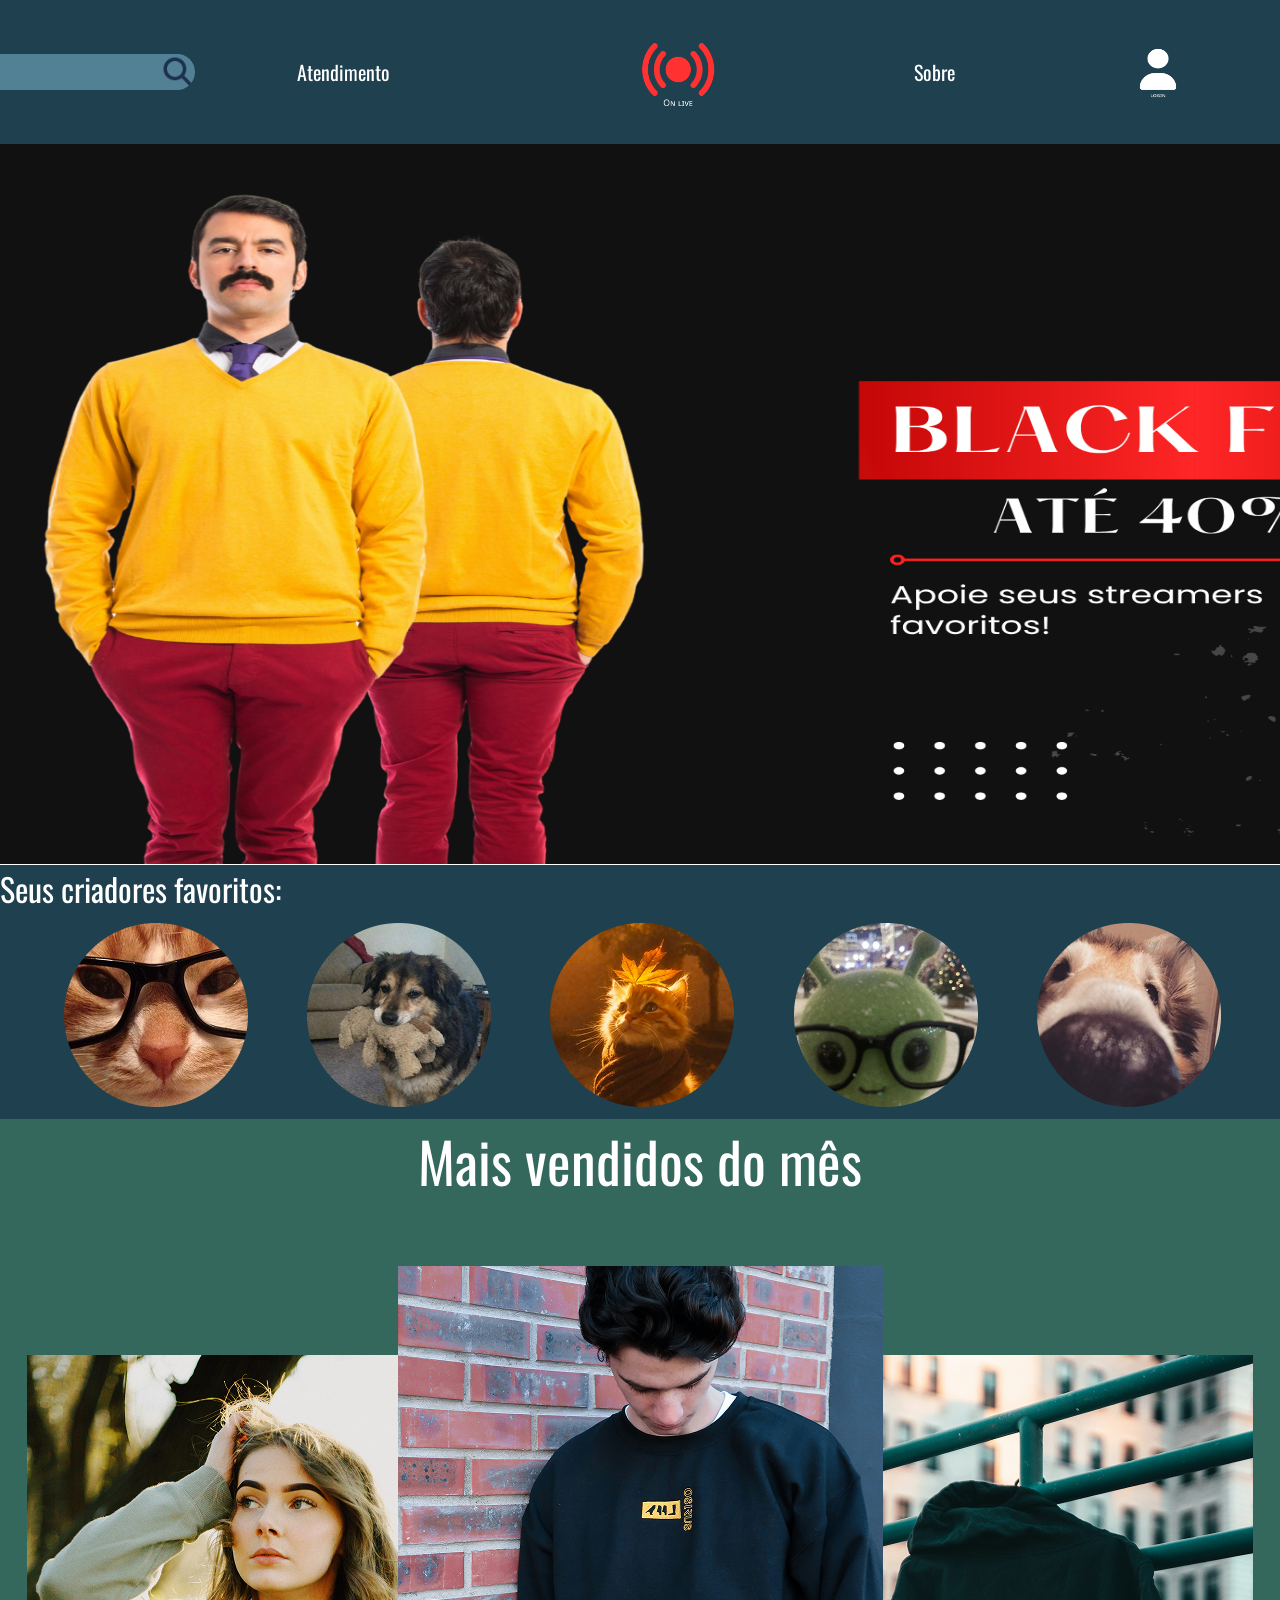
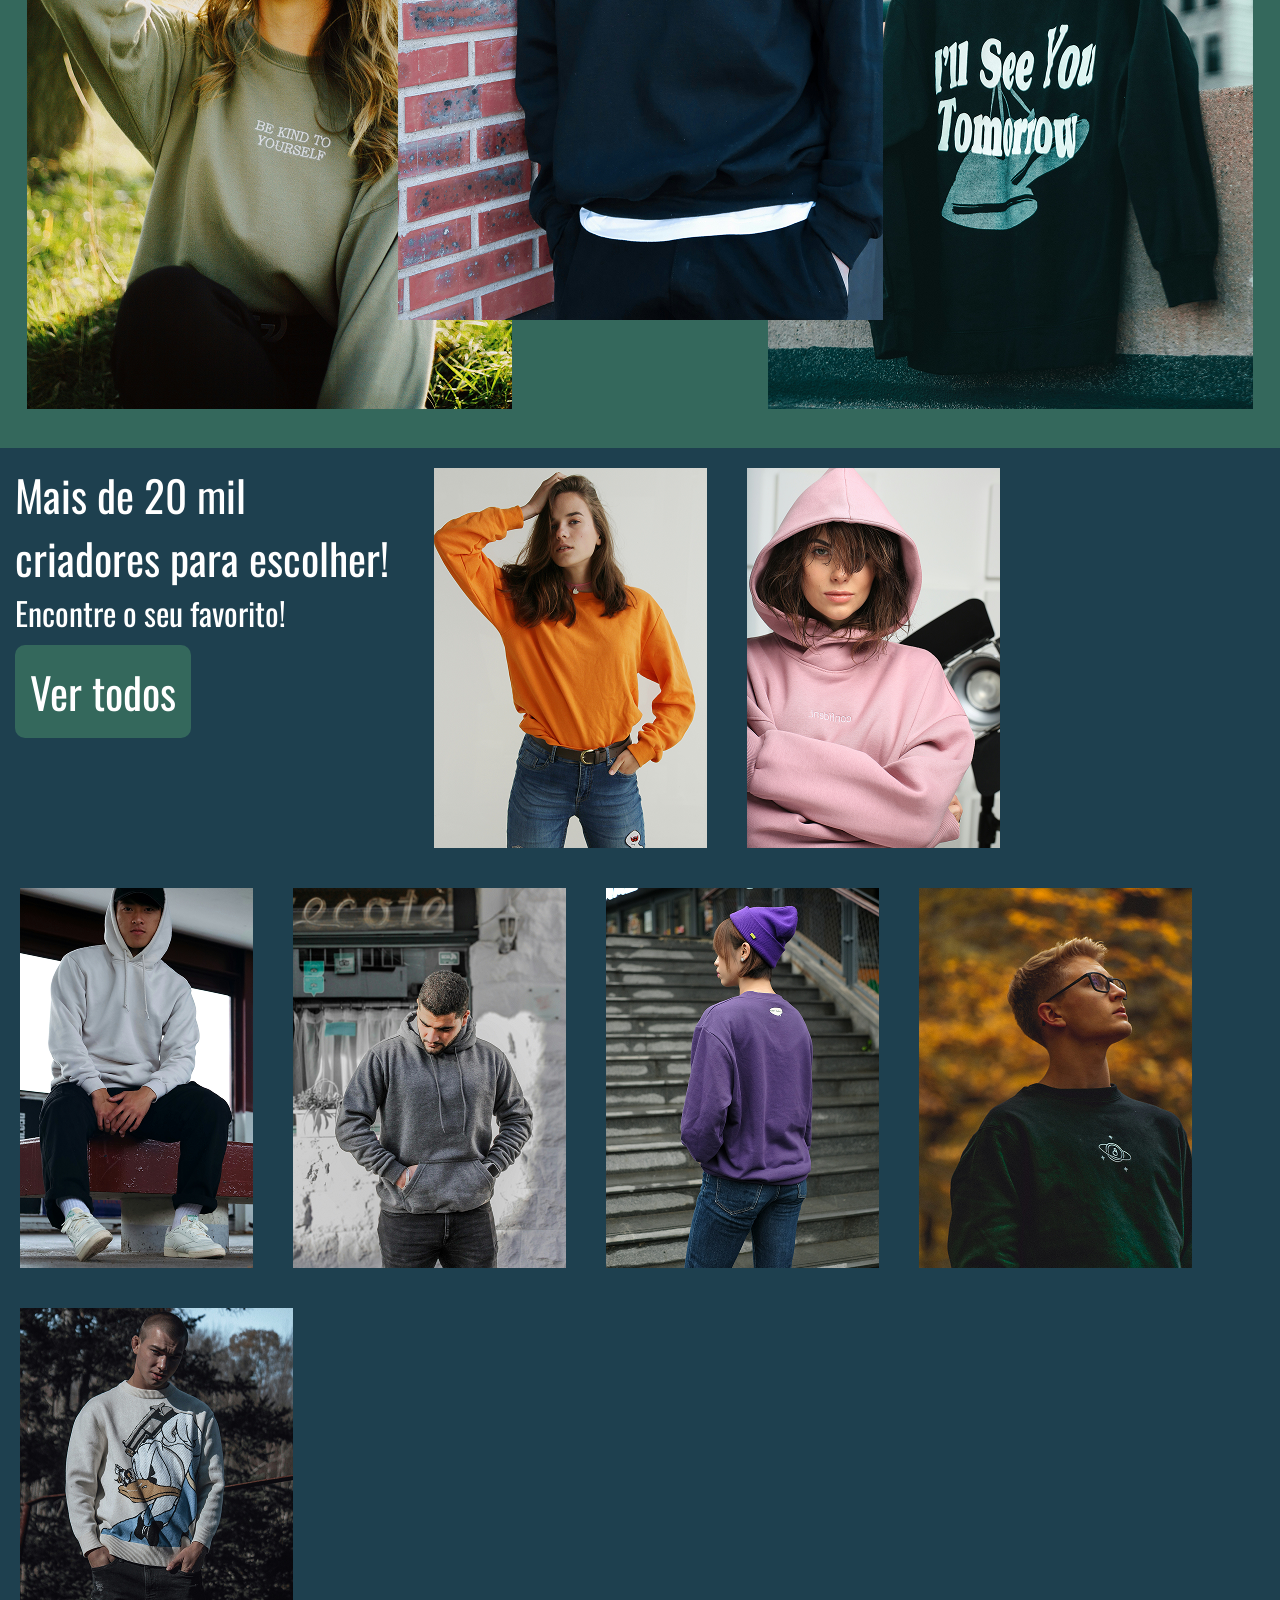
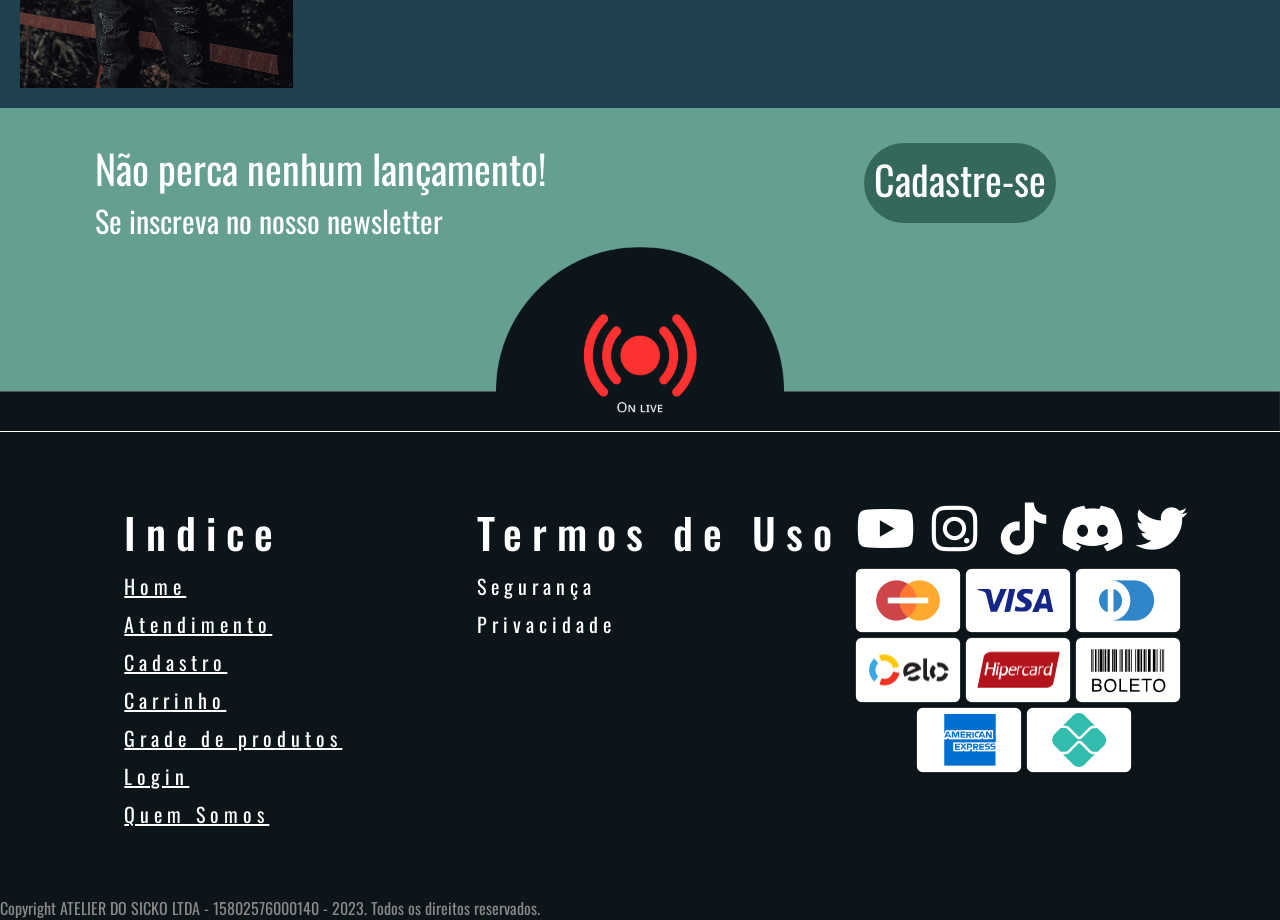
<file: index.html>
<!DOCTYPE html>
<html lang="en">
<head>
    <meta charset="UTF-8">
    <meta name="viewport" content="width=device-width, initial-scale=1.0">
    <!--Link da fonte-->
    <link rel="preconnect" href="https://fonts.googleapis.com">
    <link rel="preconnect" href="https://fonts.gstatic.com" crossorigin>
    <link href="https://fonts.googleapis.com/css2?family=Herr+Von+Muellerhoff&family=Oswald:wght@200..700&display=swap" rel="stylesheet">
    <!--Termina link-->
    <link rel="stylesheet" href="style.css">
    <title>On live</title>
</head>
<body>
    <header class="cabecario">
        <input type="text">
        <a href="atendimento.html"><p id="lblmenu">Atendimento</p></a>
        <a href="index.html"><img src="img/Oɴ ʟɪᴠᴇ.png" alt="logo mto boa" id="logo"></a>
        <p id="lblmenu"><a href="quemSomos.html">Sobre</a></p>
        <a href="login.html"><img id="icon" src="img/Login.png" alt="Usuario"></a>
        <a href="carrinho.html"><img id="icon" src="img/Carrinho.png" alt="Carrinho"></a>
    </header>

    <img src="img/Olivier.png" alt="banner de promo" class="banner">

    <aside>
        Seus criadores favoritos:
    </aside>

    <section class="criadores">
        <img src="img/Nerdy cat 1.png" alt="Gato de oculos" id="profile">
        <img src="img/depressao.png" alt="Cachorro depressivo" id="profile">
        <img src="img/gatoFeliz.png" alt="Gato Feliz" id="profile">
        <img src="img/alien.png" alt="Alien" id="profile">
        <img src="img/narigudo.png" alt="Dog narigudo" id="profile">
    </section>

    <section class="destaques">
        <p>Mais vendidos do mês</p>
         <div class="containerDestaques">
          <img src="img/mulherNoSol.png" alt="Mulher de moletom"  id="mulherNoSol">
          <img src="img/homemDeBlusa.png" alt="Foto destaque|Na frente" id="fotoDestaque">
          <img src="img/moletomNaCidade.png" alt="Moletom" id="moletom">
         </div>
    </section>

    <section class="explorar">
        <div class="containerExplorar">
           <p id="descricao">Mais de 20 mil criadores para escolher!</p>
           <p id="encontre">Encontre o seu favorito!</p><br>
           <a href="grade.html">Ver todos</a>
        </div>
        <img src="img/mulherMoletomLaranja.png" alt="">
        <img src="img/mulherMoletomRosa.png" alt="">
        <img src="img/homemMoletomBranco.png" alt="">
        <img src="img/homemCabecaBaixa.png" alt="">
        <img src="img/mulherRoxa.png" alt="">
        <img src="img/homemNoSol.png" alt="">
        <img src="img/moletomPatoDonald.png" alt="">
    </section>
    
    <section class="newsletter">
        <div class="texto">
          <p id="chamativo">Não perca nenhum lançamento!</p>
          <p id="seInscreva">Se inscreva no nosso newsletter</p>
        </div>
        <a href="cadastro.html">Cadastre-se</a>
    </section>

    <img src="img/rodapeFinal.png" alt="" class="meioAmeio">

    <footer class="rodape">
        <div class="coluna1">
          <ul>
            <li id="titulo">Indice</li>
            <a href="index.html"><li>Home</li></a>
            <a href="atendimento.html"><li>Atendimento</li></a>
            <a href="cadastro.html"><li>Cadastro</li></a>
            <a href="carrinho.html"><li>Carrinho</li></a>
            <a href="grade.html"><li>Grade de produtos</li></a>
            <a href="login.html"><li>Login</li></a>
            <a href="quemSomos.html"><li>Quem Somos</li></a>
          </ul>
       </div>

       <div class="coluna2">
        <ul>
          <li id="titulo">Termos de Uso</li>
          <li>Segurança</li>
          <li>Privacidade</li>
        </ul>
     </div>

     <div class="coluna3">
        
        <span id="containerRedes">
            <img src="youtube.png" alt="">
            <img src="instagram.png" alt="">
            <img src="tiktok.png" alt="">
            <img src="discord.png" alt="">
            <img src="twitter.png" alt="">
        </span>

        <span id="containerCartoes">
            <img src="master.png" alt="">
            <img src="visa.png" alt="">
            <img src="diners.png" alt="">
            <img src="elo.png" alt="">
            <img src="hipercard.png" alt="">
            <img src="boleto.png" alt="">
            <img id="american" src="americanExpress.png" alt="">
            <img id="pix" src="pix.png" alt="">
        </span>
     </div>

    </footer>

    <p class="copyright">
        Copyright ATELIER DO SICKO LTDA - 15802576000140 - 2023. Todos os direitos reservados.
    </p>
</body>
</html>
</file>
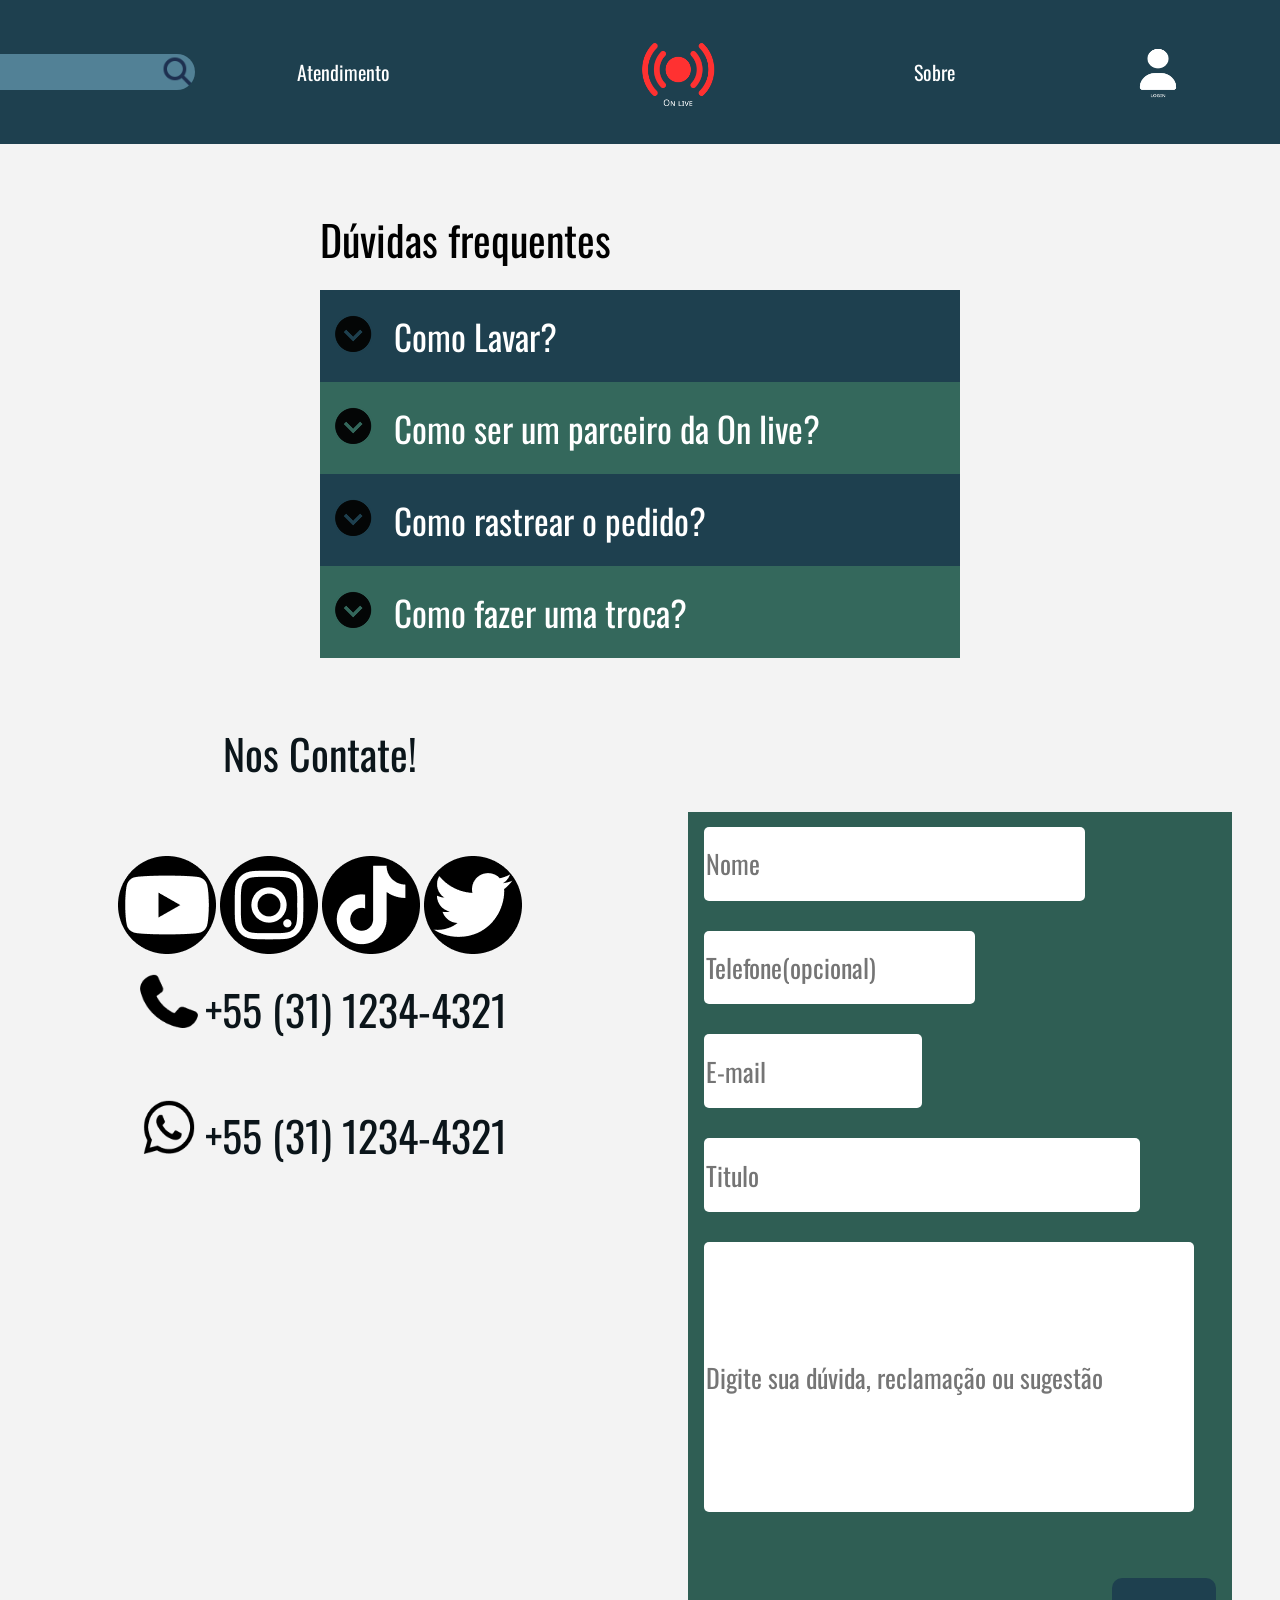
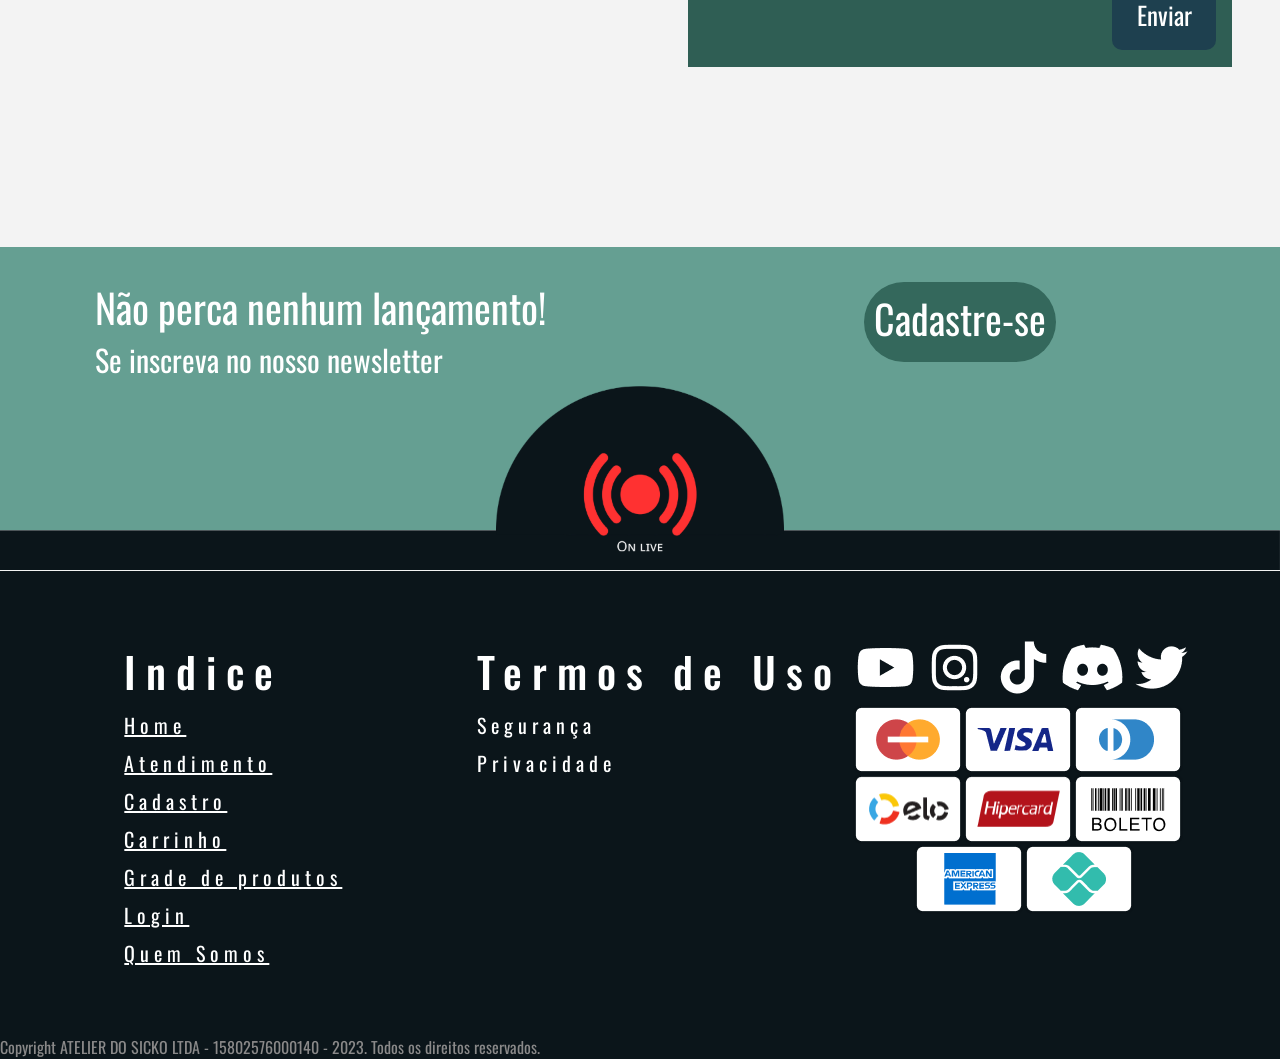
<file: atendimento.html>
<!DOCTYPE html>
<html lang="en">
<head>
    <meta charset="UTF-8">
    <meta name="viewport" content="width=device-width, initial-scale=1.0">
    <!--Link da fonte-->
    <link rel="preconnect" href="https://fonts.googleapis.com">
    <link rel="preconnect" href="https://fonts.gstatic.com" crossorigin>
    <link href="https://fonts.googleapis.com/css2?family=Herr+Von+Muellerhoff&family=Oswald:wght@200..700&display=swap" rel="stylesheet">
    <!--Termina link-->
    <link rel="stylesheet" href="atendimento.css">
    <title>Atendimento</title>
</head>
<body>
     <!--Cabeçario-->
    <header class="cabecario">
        <input type="text">
        <a href="atendimento.html"><p id="lblmenu">Atendimento</p></a>
        <a href="index.html"><img src="img/Oɴ ʟɪᴠᴇ.png" alt="logo mto boa" id="logo"></a>
        <p id="lblmenu"><a href="quemSomos.html">Sobre</a></p>
        <a href="login.html"><img id="icon" src="img/Login.png" alt="Usuario"></a>
        <a href="carrinho.html"><img id="icon" src="img/Carrinho.png" alt="Carrinho"></a>
    </header>
    <!--Acaba cabeçario-->

    <section class="containerPerguntas">
        <p >Dúvidas frequentes</p>
        <div id="azul"><img src="img/setaBaixo.png" alt="">Como Lavar?</div>
        <div id="verde"><img src="img/setaBaixo.png" alt="">Como ser um parceiro da On live?</div>
        <div id="azul"><img src="img/setaBaixo.png" alt="">Como rastrear o pedido?</div>
        <div id="verde"><img src="img/setaBaixo.png" alt="">Como fazer uma troca?</div>
    </section>

    <section class="contato">
        <div class="containerSocials">
            <p id="titulo">
                Nos Contate!
            </p>
            <span>
            <img src="img/youtubeComFundo.png" alt="">
            <img src="img/instagramComFundo.png" alt="">
            <img src="img/tiktokComFundo.png" alt="">
            <img src="img/twitterComFundo.png" alt="">
            </span>

            <p id="numero"><img src="img/telefone.png" alt="">+55 (31) 1234-4321</p>
            <p id="numero"><img src="img/whatsapp.png" alt="">+55 (31) 1234-4321</p>
        </div>

        <div class="containerFormulario">
            <input type="text" placeholder="Nome" id="nome">
            <input type="text" placeholder="Telefone(opcional)" id="tele">
            <input type="text" placeholder="E-mail" id="email">
            <input type="text" placeholder="Titulo" id="titulo">
            <input type="text" placeholder="Digite sua dúvida, reclamação ou sugestão" id="pergunta">
            <button id="enviar">Enviar</button>
        </div>
    </section>




     <!--Começa seçãp de newsletter + rodapé-->
    <section class="newsletter">
        <div class="texto">
          <p id="chamativo">Não perca nenhum lançamento!</p>
          <p id="seInscreva">Se inscreva no nosso newsletter</p>
        </div>
        <a href="cadastro.html">Cadastre-se</a>
    </section>

    <img src="img/rodapeFinal.png" alt="" class="meioAmeio">

    <footer class="rodape">
        <div class="coluna1">
          <ul>
           <li id="titulo">Indice</li>
            <a href="index.html"><li>Home</li></a>
            <a href="atendimento.html"><li>Atendimento</li></a>
            <a href="cadastro.html"><li>Cadastro</li></a>
            <a href="carrinho.html"><li>Carrinho</li></a>
            <a href="grade.html"><li>Grade de produtos</li></a>
            <a href="login.html"><li>Login</li></a>
            <a href="quemSomos.html"><li>Quem Somos</li></a>
          </ul>
       </div>

       <div class="coluna2">
        <ul>
          <li id="titulo">Termos de Uso</li>
          <li>Segurança</li>
          <li>Privacidade</li>
        </ul>
     </div>

     <div class="coluna3">
        
        <span id="containerRedes">
            <img src="youtube.png" alt="">
            <img src="instagram.png" alt="">
            <img src="tiktok.png" alt="">
            <img src="discord.png" alt="">
            <img src="twitter.png" alt="">
        </span>

        <span id="containerCartoes">
            <img src="master.png" alt="">
            <img src="visa.png" alt="">
            <img src="diners.png" alt="">
            <img src="elo.png" alt="">
            <img src="hipercard.png" alt="">
            <img src="boleto.png" alt="">
            <img id="american" src="americanExpress.png" alt="">
            <img src="pix.png" alt="">
        </span>
     </div>

    </footer>

    <p class="copyright">
        Copyright ATELIER DO SICKO LTDA - 15802576000140 - 2023. Todos os direitos reservados.
    </p>
    <!--Termina rodapé-->
</body>
</html>
</file>
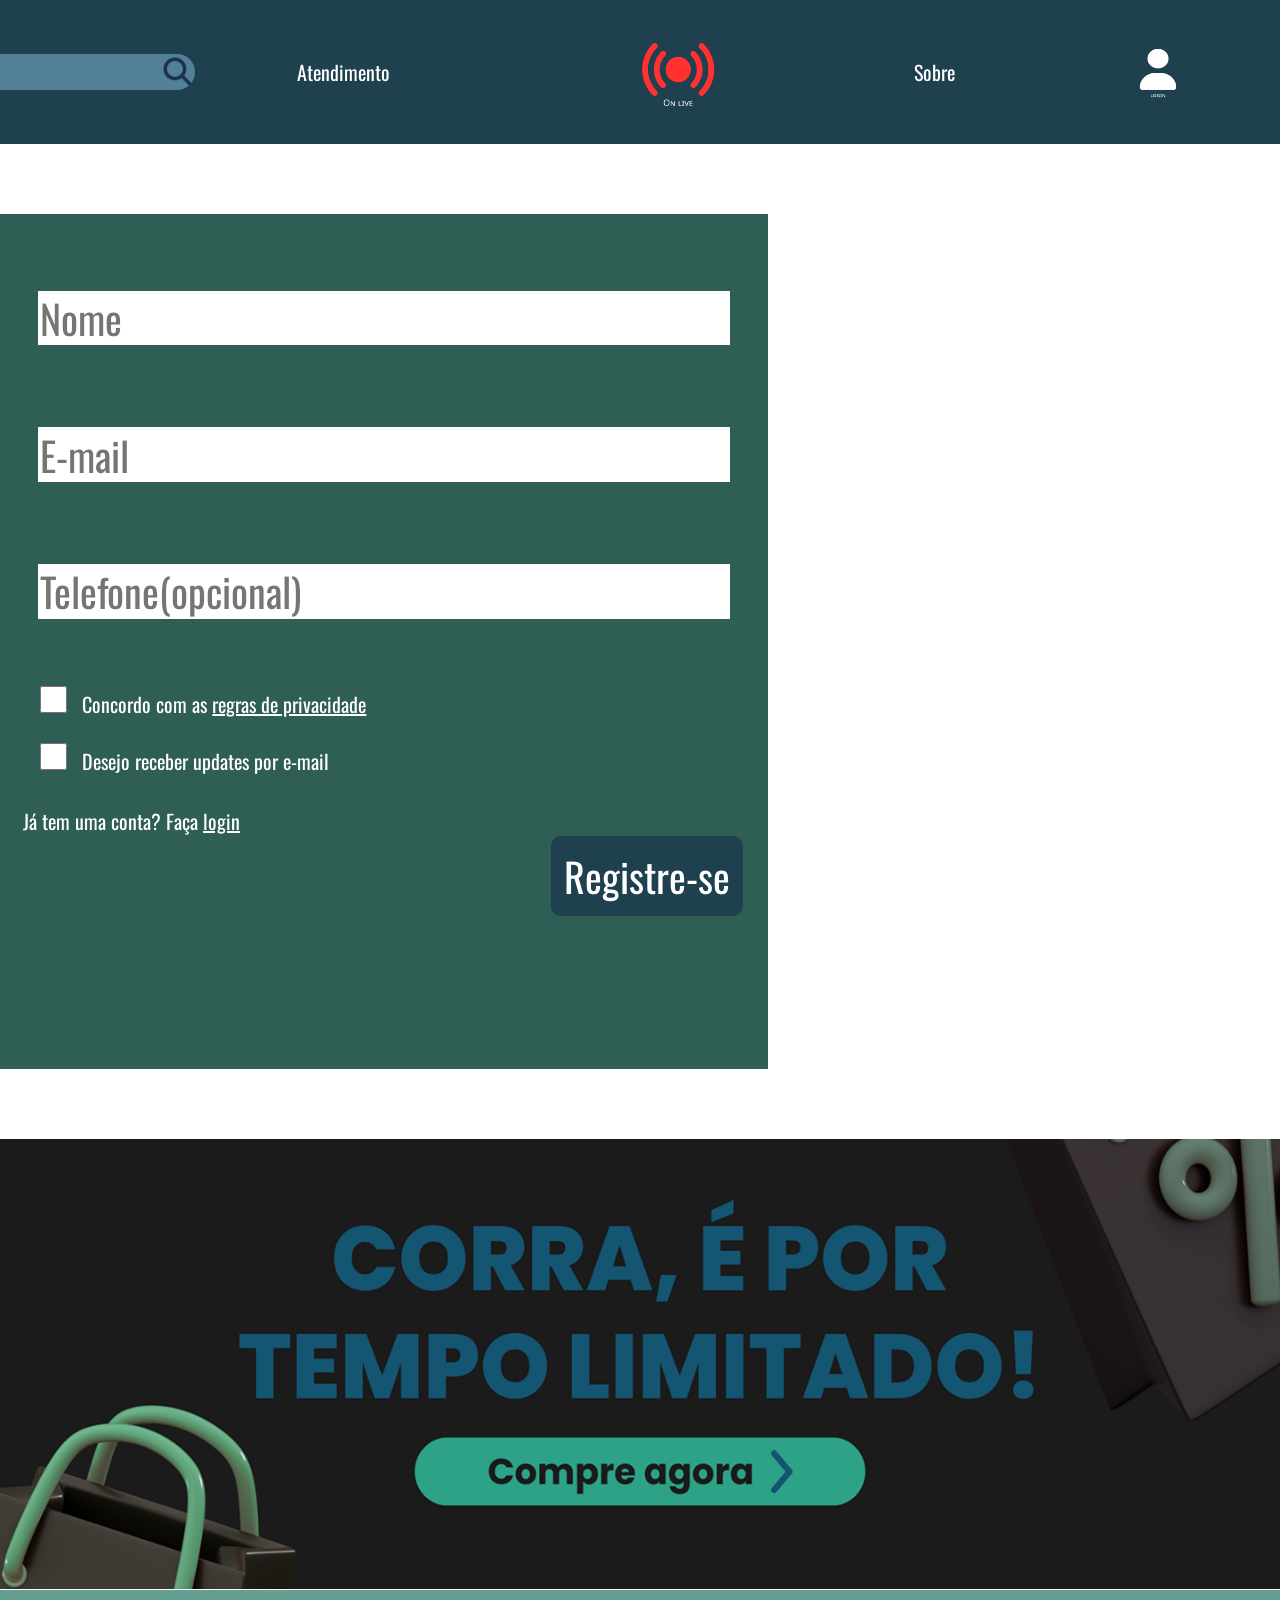
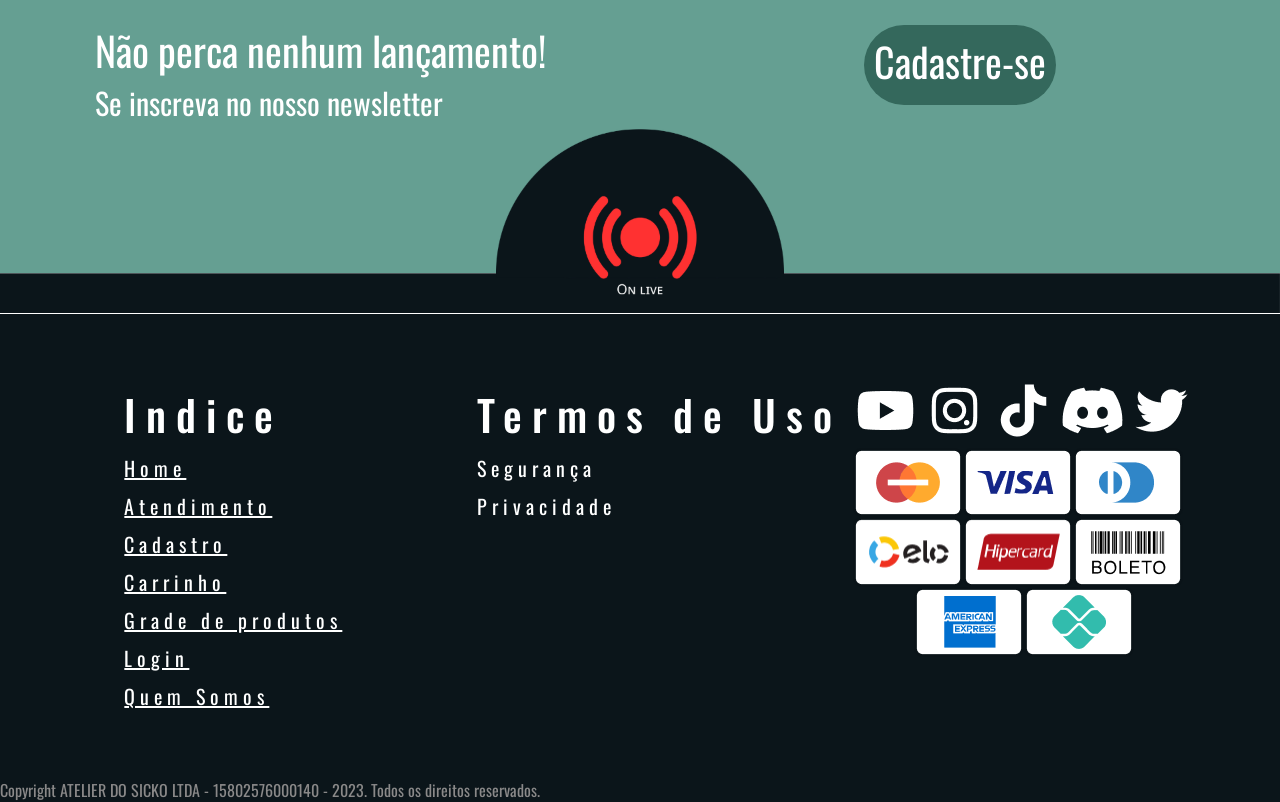
<file: cadastro.html>
<!DOCTYPE html>
<html lang="en">
<head>
    <meta charset="UTF-8">
    <meta name="viewport" content="width=device-width, initial-scale=1.0">
    <!--Link da fonte-->
    <link rel="preconnect" href="https://fonts.googleapis.com">
    <link rel="preconnect" href="https://fonts.gstatic.com" crossorigin>
    <link href="https://fonts.googleapis.com/css2?family=Herr+Von+Muellerhoff&family=Oswald:wght@200..700&display=swap" rel="stylesheet">
    <!--Termina link-->
    <link rel="stylesheet" href="cadastro.css">
    <title>Cadastro</title>
</head>
<body>
    <!--Cabeçario-->
    <header class="cabecario">
        <input type="text">
        <a href="atendimento.html"><p id="lblmenu">Atendimento</p></a>
        <a href="index.html"><img src="img/Oɴ ʟɪᴠᴇ.png" alt="logo mto boa" id="logo"></a>
        <p id="lblmenu"><a href="quemSomos.html">Sobre</a></p>
        <a href="login.html"><img id="icon" src="img/Login.png" alt="Usuario"></a>
        <a href="carrinho.html"><img id="icon" src="img/Carrinho.png" alt="Carrinho"></a>
    </header>
    <!--Acaba cabeçario-->

    <section class="cadastro">
        <input type="text" placeholder="Nome">
        <input type="text" placeholder="E-mail">
        <input type="text" placeholder="Telefone(opcional)">
        <span class="containerCadastro">
            <p><input type="checkbox" name="" id="check">Concordo com as <a href="">regras de privacidade</a></p>
        </span>
        <span class="containerCadastro2">
            <p> <input type="checkbox" name="" id="check">Desejo receber updates por e-mail</p>
        </span>
        <p id="link">Já tem uma conta? Faça <a href="login.html">login</a></p>
        <button>Registre-se</button>
    </section>

    <img src="img/propaganda.png" alt="propaganda daora" class="propaganda">

    <!--Começa seçãp de newsletter + rodapé-->
    <section class="newsletter">
        <div class="texto">
          <p id="chamativo">Não perca nenhum lançamento!</p>
          <p id="seInscreva">Se inscreva no nosso newsletter</p>
        </div>
        <a href="cadastro.html">Cadastre-se</a>
    </section>

    <img src="img/rodapeFinal.png" alt="" class="meioAmeio">

    <footer class="rodape">
        <div class="coluna1">
          <ul>
            <li id="titulo">Indice</li>
            <a href="index.html"><li>Home</li></a>
            <a href="atendimento.html"><li>Atendimento</li></a>
            <a href="cadastro.html"><li>Cadastro</li></a>
            <a href="carrinho.html"><li>Carrinho</li></a>
            <a href="grade.html"><li>Grade de produtos</li></a>
            <a href="login.html"><li>Login</li></a>
            <a href="quemSomos.html"><li>Quem Somos</li></a>
          </ul>
       </div>

       <div class="coluna2">
        <ul>
           <li id="titulo">Termos de Uso</li>
          <li>Segurança</li>
          <li>Privacidade</li>
        </ul>
     </div>

     <div class="coluna3">
        
        <span id="containerRedes">
            <img src="youtube.png" alt="">
            <img src="instagram.png" alt="">
            <img src="tiktok.png" alt="">
            <img src="discord.png" alt="">
            <img src="twitter.png" alt="">
        </span>

        <span id="containerCartoes">
            <img src="master.png" alt="">
            <img src="visa.png" alt="">
            <img src="diners.png" alt="">
            <img src="elo.png" alt="">
            <img src="hipercard.png" alt="">
            <img src="boleto.png" alt="">
            <img id="american" src="americanExpress.png" alt="">
            <img src="pix.png" alt="">
        </span>
     </div>

    </footer>

    <p class="copyright">
        Copyright ATELIER DO SICKO LTDA - 15802576000140 - 2023. Todos os direitos reservados.
    </p>
    <!--Termina rodapé-->
</body>
</html>
</file>
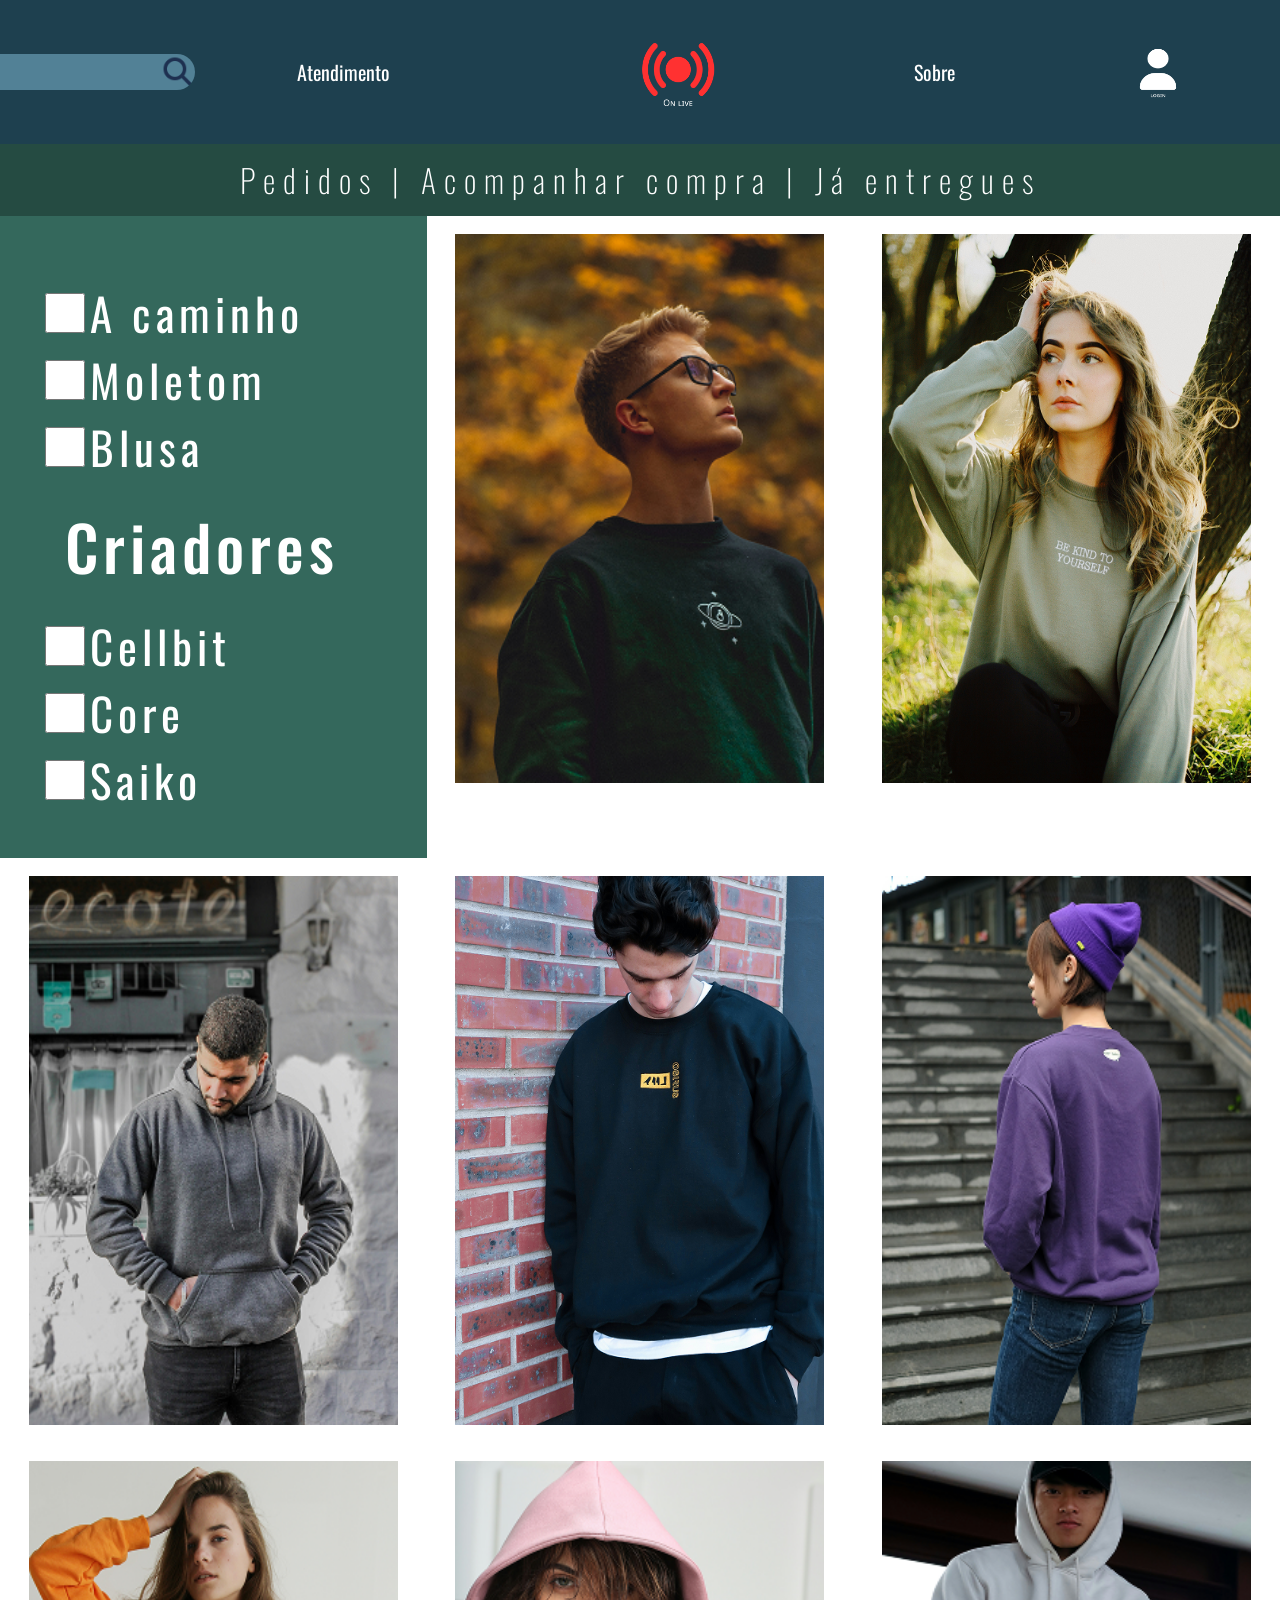
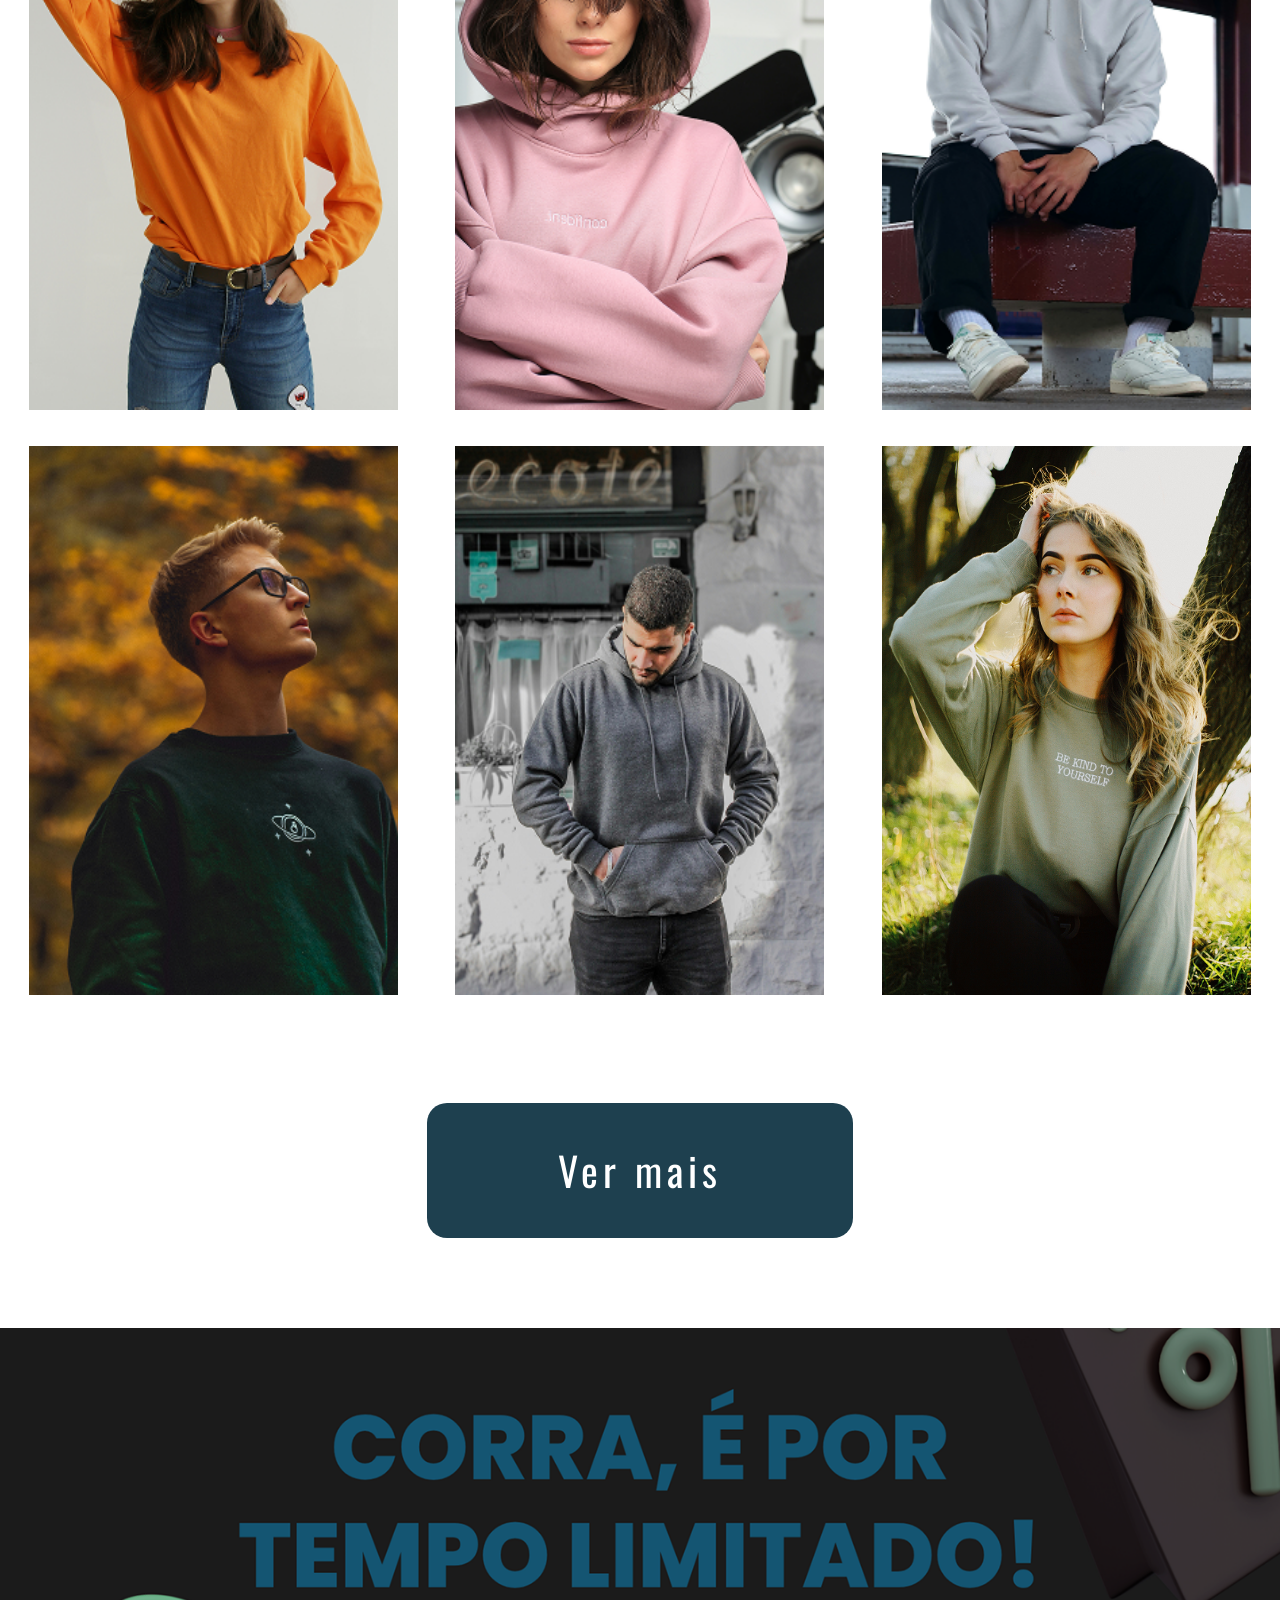
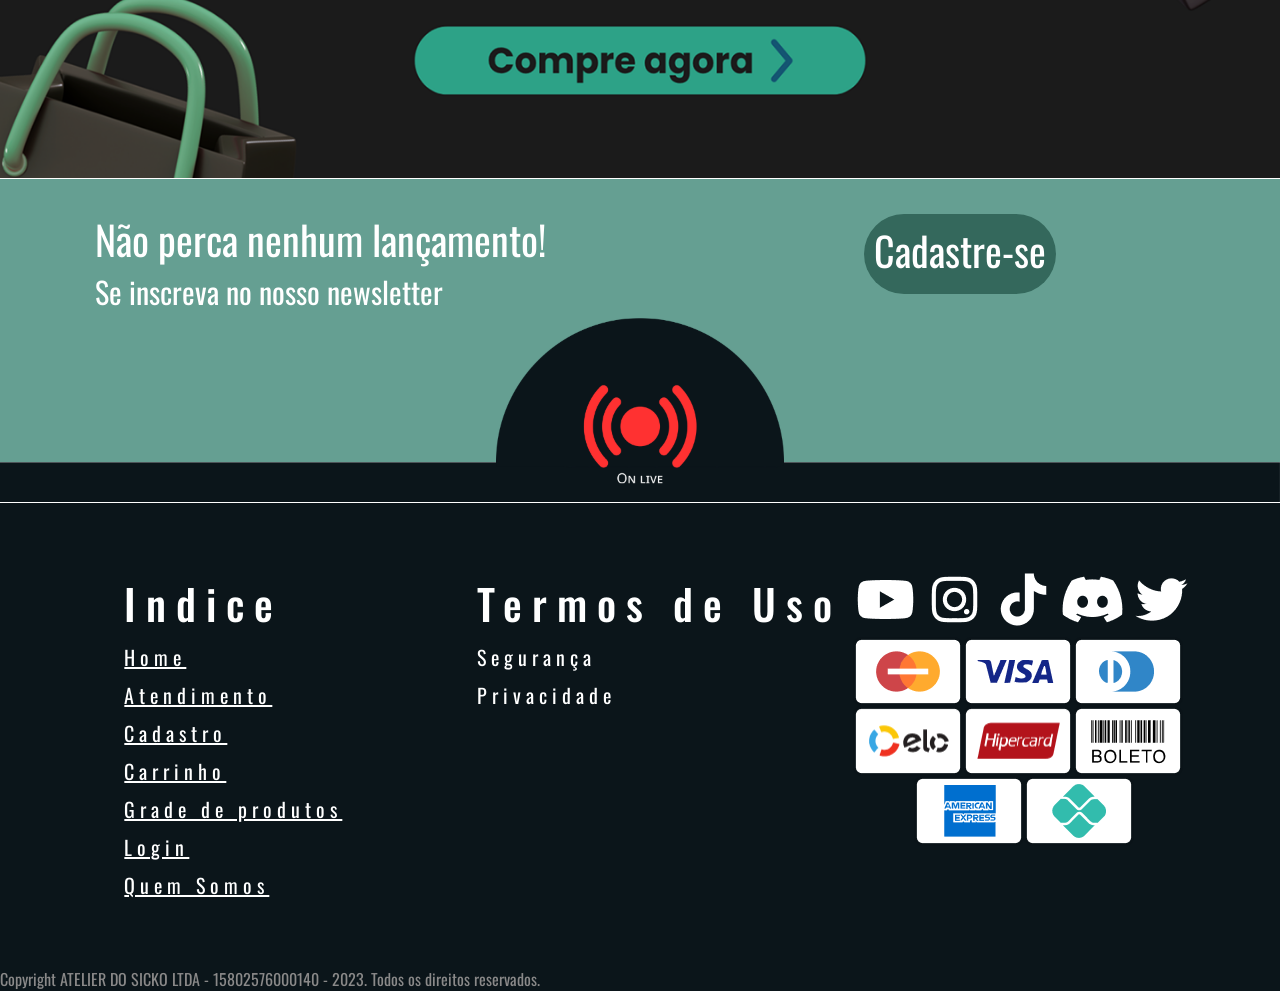
<file: carrinho.html>
<!DOCTYPE html>
<html lang="en">
<head>
    <meta charset="UTF-8">
    <meta name="viewport" content="width=device-width, initial-scale=1.0">
    <!--Link da fonte-->
    <link rel="preconnect" href="https://fonts.googleapis.com">
    <link rel="preconnect" href="https://fonts.gstatic.com" crossorigin>
    <link href="https://fonts.googleapis.com/css2?family=Herr+Von+Muellerhoff&family=Oswald:wght@200..700&display=swap" rel="stylesheet">
    <!--Termina link-->
    <link rel="stylesheet" href="carrinho.css">
    <title>Carrinho</title>
</head>
<body>
    <!--Começa cabeçario-->
    <header class="cabecario">
        <input type="text">
        <a href="atendimento.html"><p id="lblmenu">Atendimento</p></a>
        <a href="index.html"><img src="img/Oɴ ʟɪᴠᴇ.png" alt="logo mto boa" id="logo"></a>
        <p id="lblmenu"><a href="quemSomos.html">Sobre</a></p>
        <a href="login.html"><img id="icon" src="img/Login.png" alt="Usuario"></a>
        <a href="carrinho.html"><img id="icon" src="img/Carrinho.png" alt="Carrinho"></a>
    </header>
    <!--Acaba cabeçario-->

    <!--Categorias-->
    <section class="categorias">
        Pedidos | Acompanhar compra | Já entregues
    </section>
    <!--Acaba categorias-->

    <!--Conteudo da pag | filtro pegando 1 row do grid e produtos -->
    <section class="conteudo">
        <div id="filtros">
            <p id="primeiro"><input type="checkbox" name="" >A caminho</p>
            <p><input type="checkbox" name="" id="">Moletom</p>
            <p><input type="checkbox" name="" id="">Blusa</p>
            <p  id="criadores">Criadores</p>
            <p><input type="checkbox" name="" id="">Cellbit</p>
            <p><input type="checkbox" name="" id="">Core</p>
            <p><input type="checkbox" name="" id="">Saiko</p>
        </div>

        <img src="img/homemNoSol.png" alt="">
        <img src="img/mulherNoSol.png" alt="">
        <img src="img/homemCabecaBaixa.png" alt="">
        <img src="img/homemDeBlusa.png" alt="">
        <img src="img/mulherRoxa.png" alt="">
        <img src="img/mulherMoletomLaranja.png" alt="">
        <img src="img/mulherMoletomRosa.png" alt="">
        <img src="img/homemMoletomBranco.png" alt="">
        <img src="img/homemNoSol.png" alt="">
        <img src="img/homemCabecaBaixa.png" alt="">
        <img src="img/mulherNoSol.png" alt="">

        <button>Ver mais</button>

    </section>
    <!--Acaba produtos-->

    <!--Propaganda-->
    <img src="img/propaganda.png" alt="propaganda daora" class="propaganda">
    <!--Acaba propaganda-->

    <!--Começo do rodapé + newsletter-->
    <section class="newsletter">
        <div class="texto">
          <p id="chamativo">Não perca nenhum lançamento!</p>
          <p id="seInscreva">Se inscreva no nosso newsletter</p>
        </div>
         <a href="cadastro.html">Cadastre-se</a>
    </section>

    <img src="img/rodapeFinal.png" alt="" class="meioAmeio">

    <footer class="rodape">
        <div class="coluna1">
          <ul>
            <li id="titulo">Indice</li>
            <a href="index.html"><li>Home</li></a>
            <a href="atendimento.html"><li>Atendimento</li></a>
            <a href="cadastro.html"><li>Cadastro</li></a>
            <a href="carrinho.html"><li>Carrinho</li></a>
            <a href="grade.html"><li>Grade de produtos</li></a>
            <a href="login.html"><li>Login</li></a>
            <a href="quemSomos.html"><li>Quem Somos</li></a>
          </ul>
       </div>

       <div class="coluna2">
        <ul>
           <li id="titulo">Termos de Uso</li>
          <li>Segurança</li>
          <li>Privacidade</li>
        </ul>
     </div>

     <div class="coluna3">
        
        <span id="containerRedes">
            <img src="youtube.png" alt="">
            <img src="instagram.png" alt="">
            <img src="tiktok.png" alt="">
            <img src="discord.png" alt="">
            <img src="twitter.png" alt="">
        </span>

        <span id="containerCartoes">
            <img src="master.png" alt="">
            <img src="visa.png" alt="">
            <img src="diners.png" alt="">
            <img src="elo.png" alt="">
            <img src="hipercard.png" alt="">
            <img src="boleto.png" alt="">
            <img id="american" src="americanExpress.png" alt="">
            <img id="pix" src="pix.png" alt="">
        </span>
     </div>

    </footer>

    <p class="copyright">
        Copyright ATELIER DO SICKO LTDA - 15802576000140 - 2023. Todos os direitos reservados.
    </p>
    <!--Termina o rodapé aqui-->
</body>
</html>
</file>
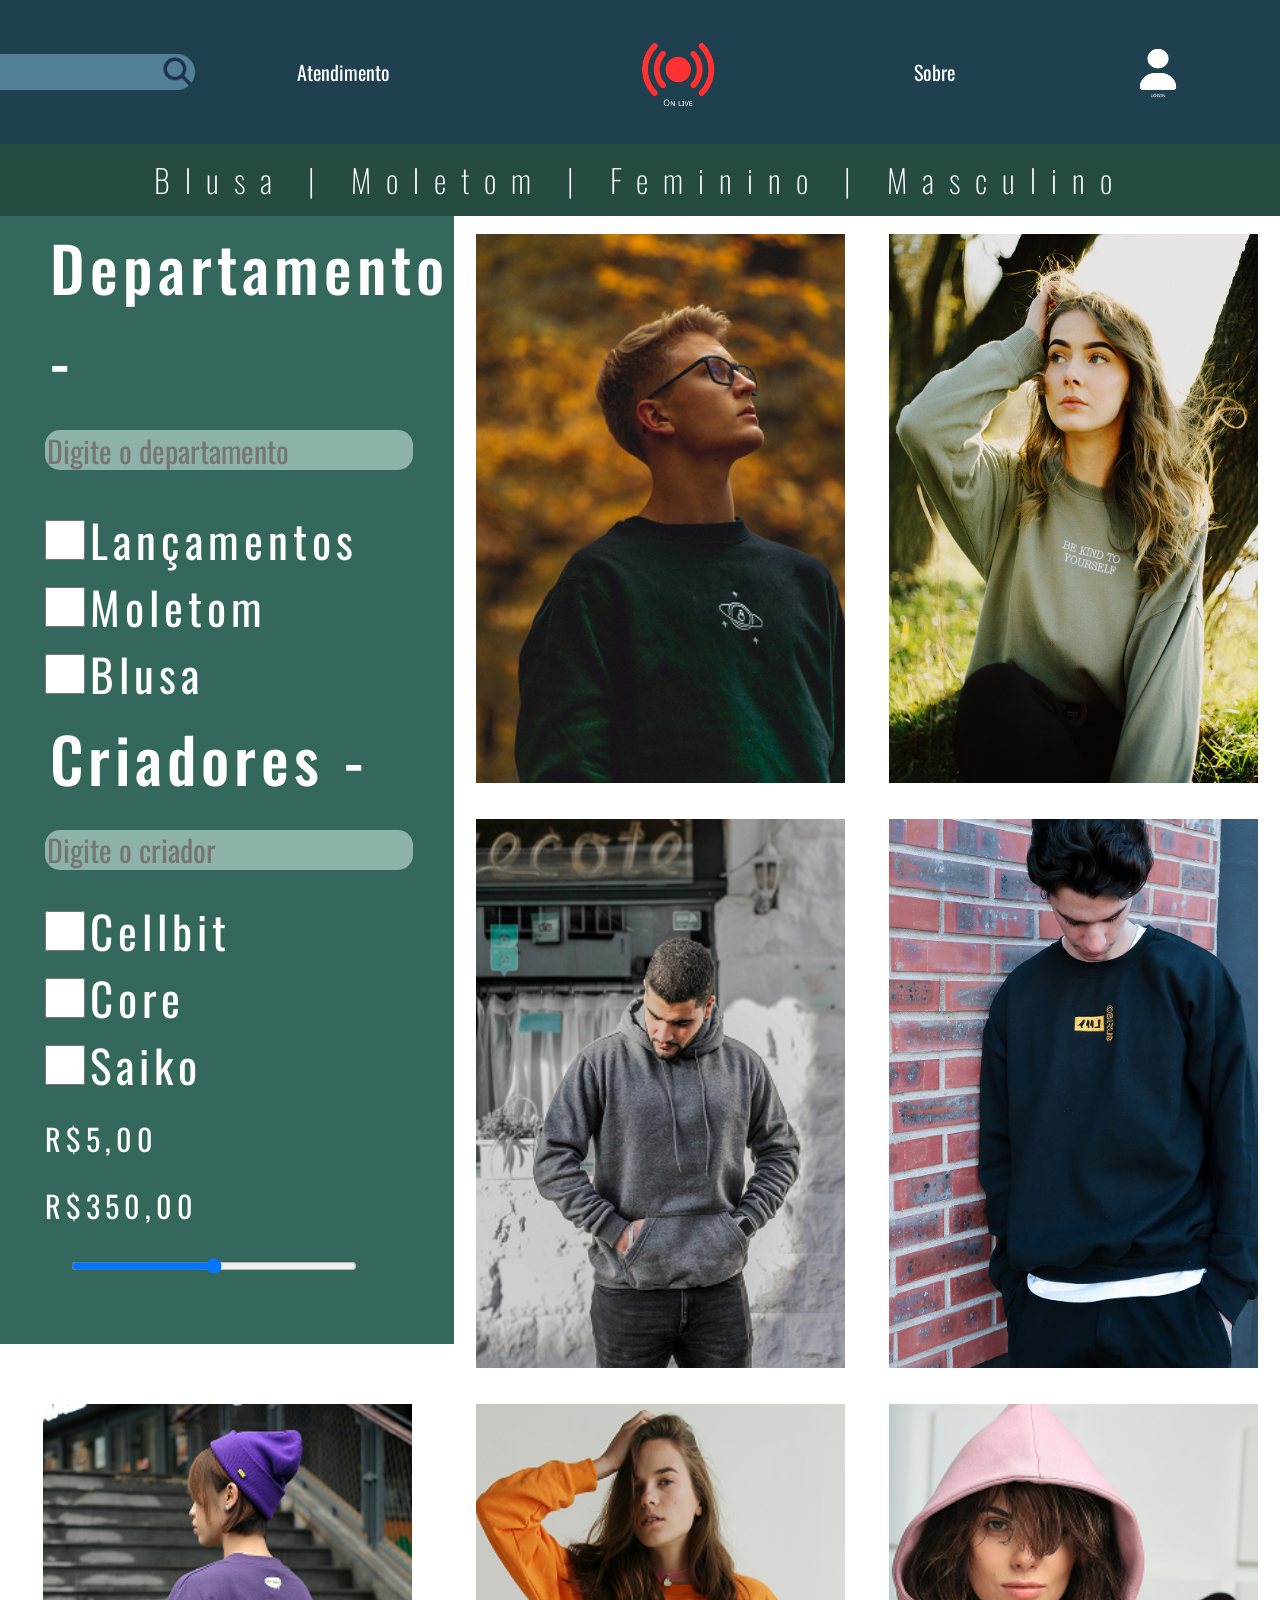
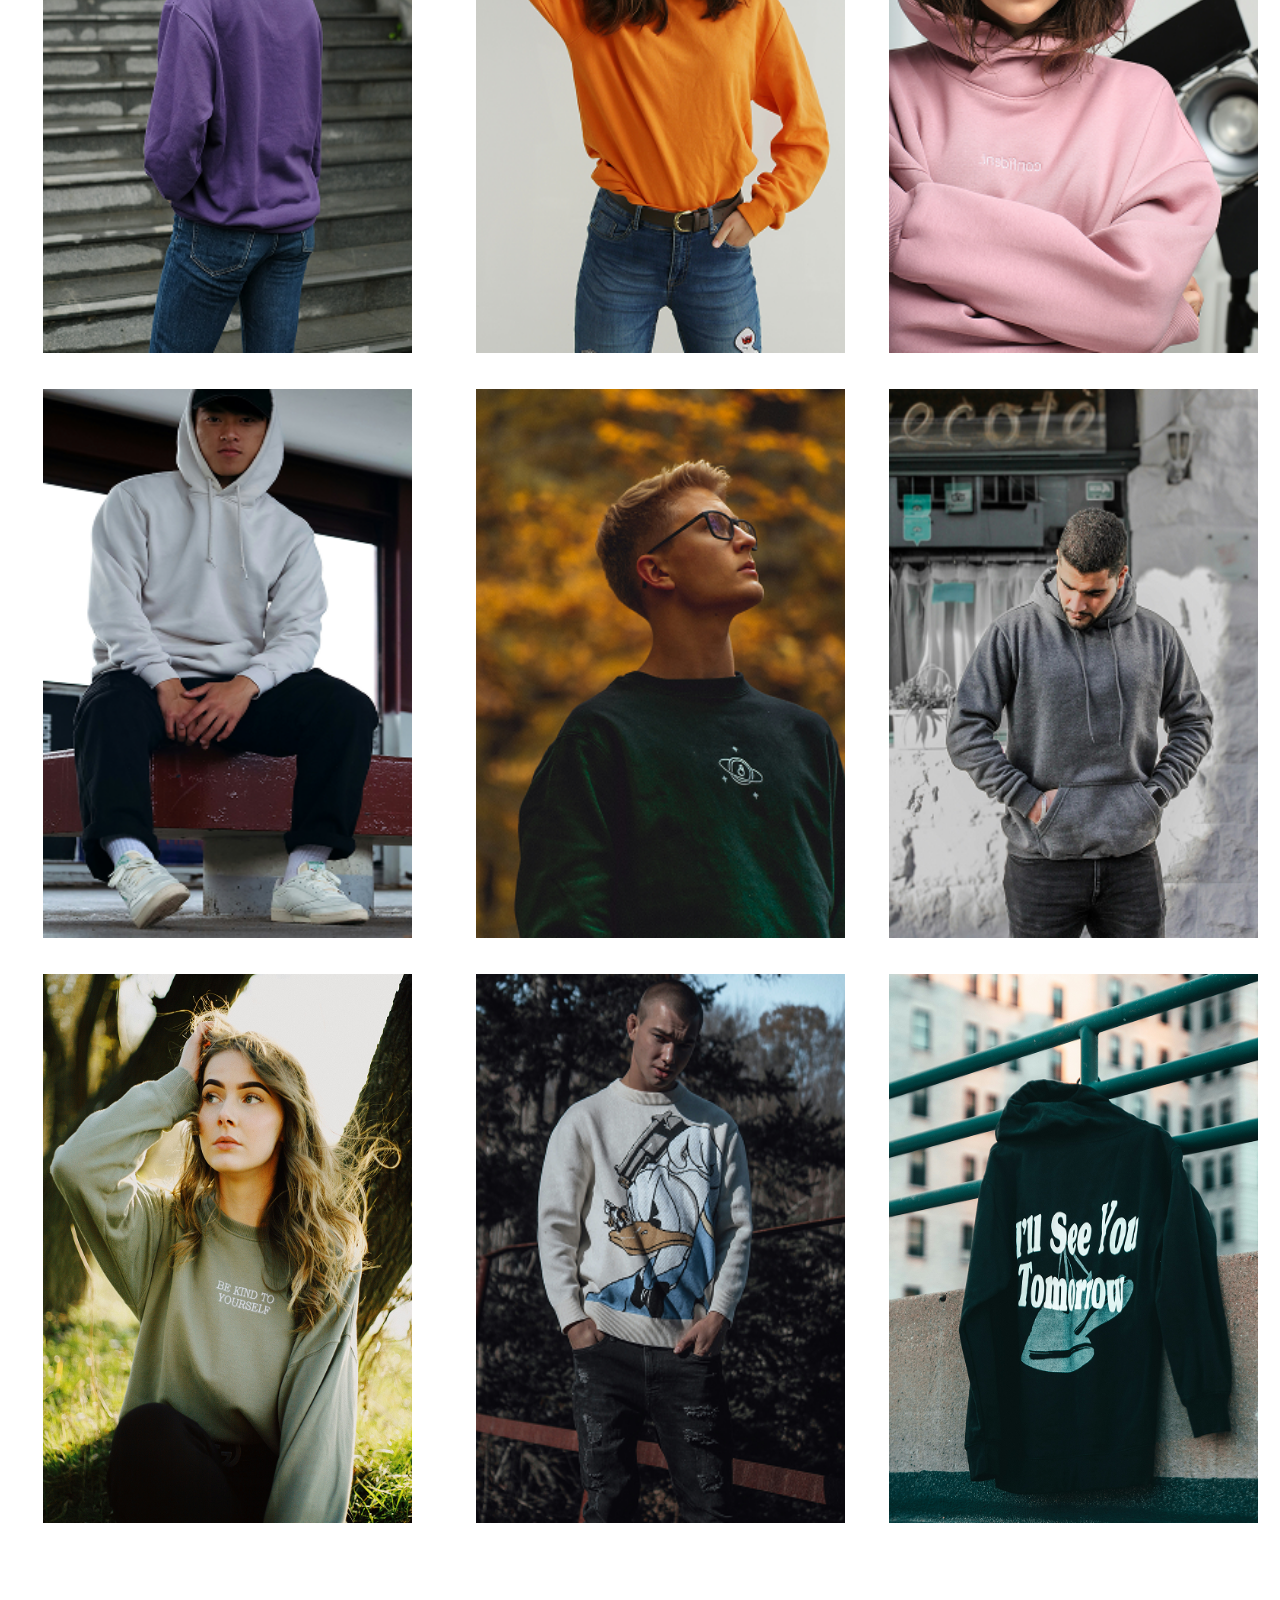
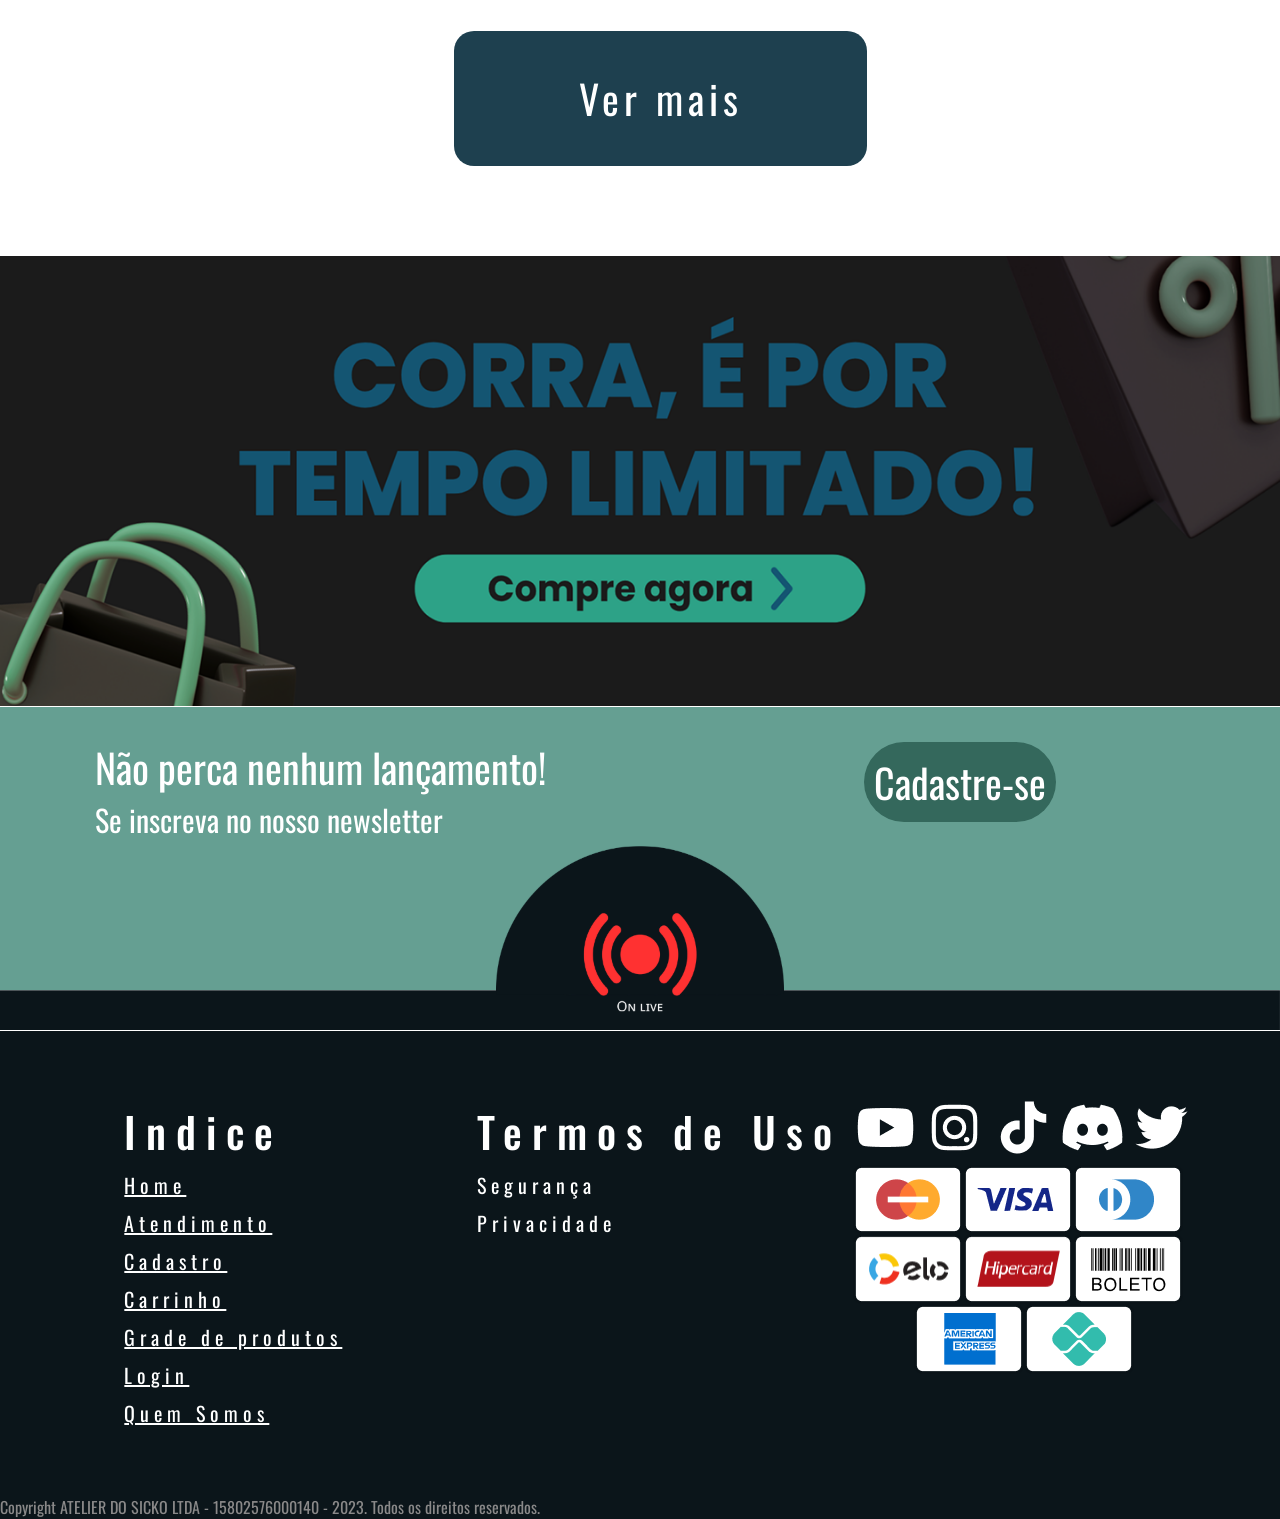
<file: grade.html>
<!DOCTYPE html>
<html lang="en">
<head>
    <meta charset="UTF-8">
    <meta name="viewport" content="width=device-width, initial-scale=1.0">
    <!--Link da fonte-->
    <link rel="preconnect" href="https://fonts.googleapis.com">
    <link rel="preconnect" href="https://fonts.gstatic.com" crossorigin>
    <link href="https://fonts.googleapis.com/css2?family=Herr+Von+Muellerhoff&family=Oswald:wght@200..700&display=swap" rel="stylesheet">
    <!--Termina link-->
    <link rel="stylesheet" href="grade.css">
    <title>Grade de produtos</title>
</head>
<body>
    <!--Começa cabeçario-->
    <header class="cabecario">
        <input type="text">
        <a href="atendimento.html"><p id="lblmenu">Atendimento</p></a>
        <a href="index.html"><img src="img/Oɴ ʟɪᴠᴇ.png" alt="logo mto boa" id="logo"></a>
        <p id="lblmenu"><a href="quemSomos.html">Sobre</a></p>
        <a href="login.html"><img id="icon" src="img/Login.png" alt="Usuario"></a>
        <a href="carrinho.html"><img id="icon" src="img/Carrinho.png" alt="Carrinho"></a>
    </header>
    <!--Acaba cabeçario-->

    <!--Categorias-->
    <section class="categorias">
        Blusa | Moletom | Feminino | Masculino
    </section>
    <!--Acaba categorias-->

    <!--Conteudo da pag | filtro pegando 1 row do grid e produtos -->
    <section class="conteudo">
        <div id="filtros">
             <p  id="criadores">Departamento   -</p>
            <input class="pesquisa" type="text" placeholder="Digite o departamento">
            <p id="primeiro"><input type="checkbox" name="" >Lançamentos</p>
            <p><input type="checkbox" name="" id="">Moletom</p>
            <p><input type="checkbox" name="" id="">Blusa</p>
            <p  id="criadores">Criadores   -</p>
            <input class="pesquisa" type="text" placeholder="Digite o criador">
            <p><input type="checkbox" name="" id="">Cellbit</p>
            <p><input type="checkbox" name="" id="">Core</p>
            <p><input type="checkbox" name="" id="">Saiko</p>
           <span id="spanPrimeiro">R$5,00 </span>
           <span>R$350,00</span> 
            <input type="range" id="range">
        </div>

       <img src="img/homemNoSol.png" alt="">
        <img src="img/mulherNoSol.png" alt="">
        <img src="img/homemCabecaBaixa.png" alt="">
        <img src="img/homemDeBlusa.png" alt="">
        <img src="img/mulherRoxa.png" alt="">
        <img src="img/mulherMoletomLaranja.png" alt="">
        <img src="img/mulherMoletomRosa.png" alt="">
        <img src="img/homemMoletomBranco.png" alt="">
        <img src="img/homemNoSol.png" alt="">
        <img src="img/homemCabecaBaixa.png" alt="">
        <img src="img/mulherNoSol.png" alt="">
        <img src="img/moletomPatoDonald.png" alt="">
        <img src="img/moletomNaCidade.png" alt="">

        <button>Ver mais</button>

    </section>
    <!--Acaba produtos-->

    <!--Propaganda-->
    <img src="img/propaganda.png" alt="propaganda daora" class="propaganda">
    <!--Acaba propaganda-->

    <!--Começo do rodapé + newsletter-->
    <section class="newsletter">
        <div class="texto">
          <p id="chamativo">Não perca nenhum lançamento!</p>
          <p id="seInscreva">Se inscreva no nosso newsletter</p>
        </div>
        <button>Cadastre-se</button>
    </section>

    <img src="img/rodapeFinal.png" alt="" class="meioAmeio">

    <footer class="rodape">
        <div class="coluna1">
          <ul>
            <li id="titulo">Indice</li>
            <a href="index.html"><li>Home</li></a>
            <a href="atendimento.html"><li>Atendimento</li></a>
            <a href="cadastro.html"><li>Cadastro</li></a>
            <a href="carrinho.html"><li>Carrinho</li></a>
            <a href="grade.html"><li>Grade de produtos</li></a>
            <a href="login.html"><li>Login</li></a>
            <a href="quemSomos.html"><li>Quem Somos</li></a>
          </ul>
       </div>

       <div class="coluna2">
        <ul>
           <li id="titulo">Termos de Uso</li>
          <li>Segurança</li>
          <li>Privacidade</li>
        </ul>
     </div>

     <div class="coluna3">
        
        <span id="containerRedes">
            <img src="youtube.png" alt="">
            <img src="instagram.png" alt="">
            <img src="tiktok.png" alt="">
            <img src="discord.png" alt="">
            <img src="twitter.png" alt="">
        </span>

        <span id="containerCartoes">
            <img src="master.png" alt="">
            <img src="visa.png" alt="">
            <img src="diners.png" alt="">
            <img src="elo.png" alt="">
            <img src="hipercard.png" alt="">
            <img src="boleto.png" alt="">
            <img id="american" src="americanExpress.png" alt="">
            <img id="pix" src="pix.png" alt="">
        </span>
     </div>

    </footer>

    <p class="copyright">
        Copyright ATELIER DO SICKO LTDA - 15802576000140 - 2023. Todos os direitos reservados.
    </p>
    <!--Termina o rodapé aqui-->
</body>
</html>
</file>
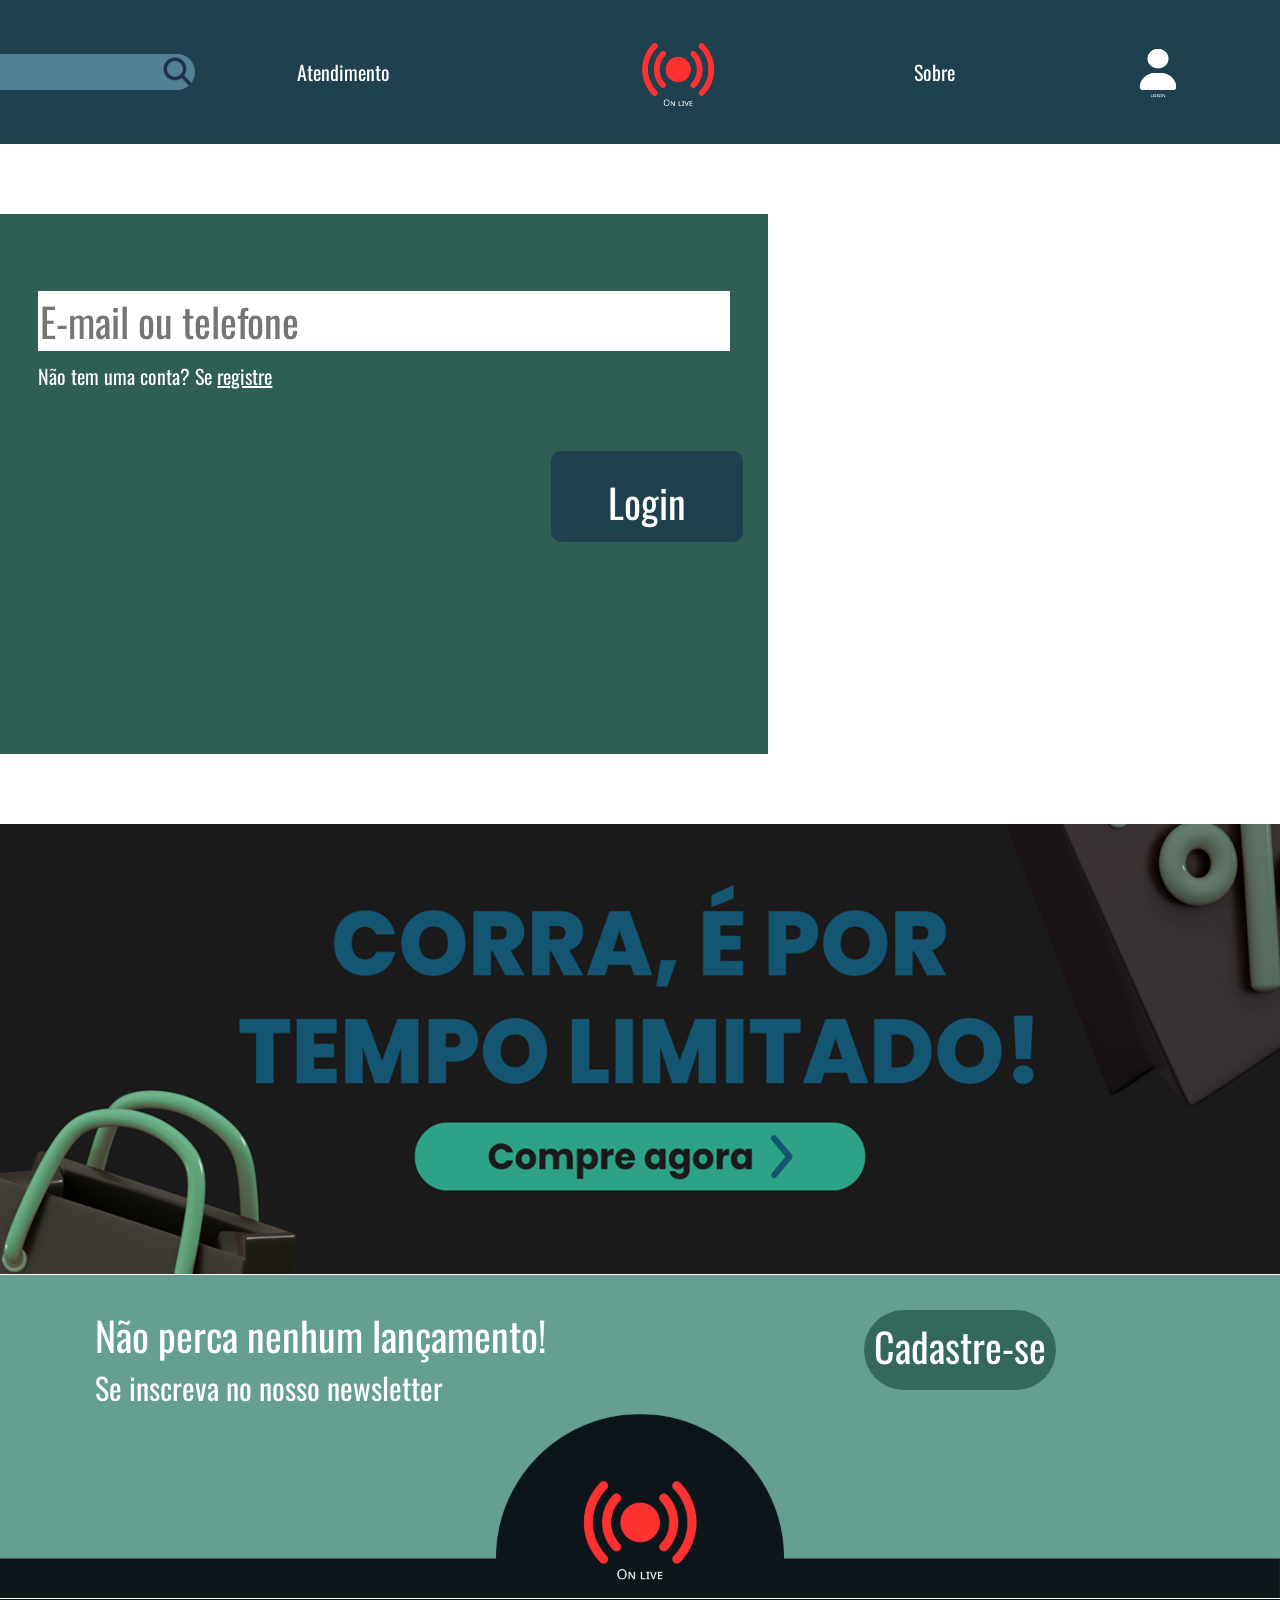
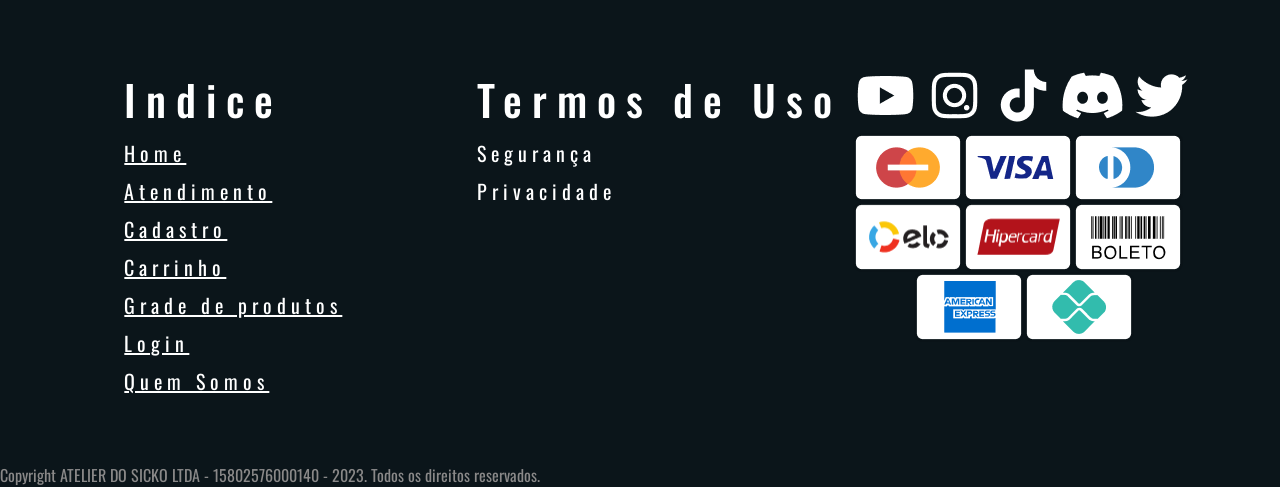
<file: login.html>
<!DOCTYPE html>
<html lang="en">
<head>
    <meta charset="UTF-8">
    <meta name="viewport" content="width=device-width, initial-scale=1.0">
    <!--Link da fonte-->
    <link rel="preconnect" href="https://fonts.googleapis.com">
    <link rel="preconnect" href="https://fonts.gstatic.com" crossorigin>
    <link href="https://fonts.googleapis.com/css2?family=Herr+Von+Muellerhoff&family=Oswald:wght@200..700&display=swap" rel="stylesheet">
    <!--Termina link-->
    <link rel="stylesheet" href="login.css">
    <title>Login</title>
</head>
<body>
    <!--Cabeçario-->
    <header class="cabecario">
        <input type="text">
        <a href="atendimento.html"><p id="lblmenu">Atendimento</p></a>
        <a href="index.html"><img src="img/Oɴ ʟɪᴠᴇ.png" alt="logo mto boa" id="logo"></a>
        <p id="lblmenu"><a href="quemSomos.html">Sobre</a></p>
        <a href="login.html"><img id="icon" src="img/Login.png" alt="Usuario"></a>
        <a href="carrinho.html"><img id="icon" src="img/Carrinho.png" alt="Carrinho"></a>
    </header>
    <!--Acaba cabeçario-->


    <section class="login">
        <input type="text" placeholder="E-mail ou telefone">
        <p>Não tem uma conta? Se <a href="cadastro.html">registre</a></p>
        <button>Login</button>
    </section>

    <img src="img/propaganda.png" alt="propaganda daora" class="propaganda">

    <!--Começa seçãp de newsletter + rodapé-->
    <section class="newsletter">
        <div class="texto">
          <p id="chamativo">Não perca nenhum lançamento!</p>
          <p id="seInscreva">Se inscreva no nosso newsletter</p>
        </div>
        <a href="cadastro.html">Cadastre-se</a>
    </section>

    <img src="img/rodapeFinal.png" alt="" class="meioAmeio">

    <footer class="rodape">
        <div class="coluna1">
          <ul>
            <li id="titulo">Indice</li>
            <a href="index.html"><li>Home</li></a>
            <a href="atendimento.html"><li>Atendimento</li></a>
            <a href="cadastro.html"><li>Cadastro</li></a>
            <a href="carrinho.html"><li>Carrinho</li></a>
            <a href="grade.html"><li>Grade de produtos</li></a>
            <a href="login.html"><li>Login</li></a>
            <a href="quemSomos.html"><li>Quem Somos</li></a>
          </ul>
       </div>

       <div class="coluna2">
        <ul>
           <li id="titulo">Termos de Uso</li>
          <li>Segurança</li>
          <li>Privacidade</li>
        </ul>
     </div>

     <div class="coluna3">
        
        <span id="containerRedes">
            <img src="youtube.png" alt="">
            <img src="instagram.png" alt="">
            <img src="tiktok.png" alt="">
            <img src="discord.png" alt="">
            <img src="twitter.png" alt="">
        </span>

        <span id="containerCartoes">
            <img src="master.png" alt="">
            <img src="visa.png" alt="">
            <img src="diners.png" alt="">
            <img src="elo.png" alt="">
            <img src="hipercard.png" alt="">
            <img src="boleto.png" alt="">
            <img id="american" src="americanExpress.png" alt="">
            <img src="pix.png" alt="">
        </span>
     </div>

    </footer>

    <p class="copyright">
        Copyright ATELIER DO SICKO LTDA - 15802576000140 - 2023. Todos os direitos reservados.
    </p>
    <!--Termina rodapé-->
</body>
</html>
</file>
<file: style.css>
*{
    box-sizing:border-box;
    margin:0;
    padding-bottom: 0;
    padding-top:0;
    border: 0;
    color:white ;
    font-family: "Oswald", sans-serif;
}

/*Container do menu*/
.cabecario{
    display: grid;
    grid-template-columns: repeat(2,33.2vh) 38vh repeat(3, 22vh) ;
    background-color: #1E404F;
    align-items: center;
    justify-content: center;
    text-align: center;
    padding-left:5vh;
    height: fit-content;

    a{
        text-decoration: none;
    }
}

/*Barra de pesquisa*/
input{
    grid-column-start:0;
    grid-column-end:2;
    grid-row-start: 1;
    grid-row-end: 1;
    width:100%;
    height:25%;
    border-radius:50px;
    background-color: #528196;

    /*Imagem da lupa*/
    background-image: url('img/search.png');
    background-repeat: no-repeat;
    background-position:right center;
    background-size: 35px;
    
}
/*Logo dentro do menu|Fica no centro*/
#logo{
    width:80%;
    height: 80%;
    padding-left: 3vh;
    padding-right: 0;
}

/*Imagem do carrinho e icon do login*/
#icon{
    width:250px;
    height: 130px;
    padding: 0%;
    border: 0;
}

/*Tamanho das fontes do menu*/
#lblmenu{
    font-size: 20px;
}

/*Banner de promoção|Página principal*/
.banner{
    width:197.8vh;
    height:80vh;
    padding: 0%;
    margin: 0;
    border: 0;
    
    img{
        padding:0;
        border: 0;
    }
}

/*Container dos criadores*/
aside{
    margin-top: -4px;
    background-color:#1E404F;
    font-size: 32px;
}

/*Exemplos de possiveis fotos de criadores*/
.criadores{
    background-color:#1E404F;
    padding: 0%;
    padding-left: 5%;
    height:23vh;
    align-items: center;
    display: grid;
    grid-template-columns: repeat(5,1fr);
}

/*Texto e delimitações da parte de destaques*/
.destaques{
    background-color: #34685C;
    height:fit-content;

    p{
        text-align: center;
        font-size:56px;
    }
}

/*Fotos destaques | 3 fotos principais, o menino com moletom na frente*/
.containerDestaques{
    display: flex;
    width:100%;
    justify-content: center;
    padding-top:5%;
    padding-bottom:3%;
    #fotoDestaque{
        position: absolute;
    }
    #mulherNoSol{
        margin-top:7%;
        margin-right:10%;
    }
    #moletom{
        margin-top:7%;
        margin-left:10%;
    }
}

/*Explorar|7 fotos + um espaço de texto*/
.explorar{
    display: flex;
    flex-wrap: wrap;
    background-color: #1E404F;
    .containerExplorar{
        margin:15px;
        width:30%;
        height:50%;
        
        #descricao{
            font-size: 43px;
        }
        #encontre{
            font-size: 32px;
        }
        a{
            width: 50%;
            font-size: 43px;
            background-color: #34685C;
            border:none;
            padding:15px;
            border-radius:10px;
            text-decoration: none;
        }
    }

    img{
        margin:20px;
    }
}

/*Texto + delimitações + botão*/
.newsletter{
    background-color:#659F92;
    height:15vh;
    display: grid;
    grid-template-columns: repeat(2,1fr);
    justify-items: center;
    align-items: end;
    z-index:-1;
    .texto{

    #chamativo{
        font-size:40px;
    }
    #seInscreva{
        font-size:30px;
    }
    }

    a{
        background-color: #34685C;
        border-radius:50px;
        width:30%;
        text-align: center;
        padding-top:1%;
        text-decoration: none;
        height: 80px;
        font-size: 40px;
        margin:20px;
    }
}

/*Delimitação entre o newsletter e o rodapé, imagem personalizada*/
.meioAmeio{
    width:100%;
    object-fit:cover;
    padding: 0%;
    border:0;
    background-color: #0B151A;
}

/*Rodapé|3 colunas com grid*/
.rodape{
    width:100%;
    height:fit-content;
    background-color: #0B151A;
    padding-top:5%;
    padding-bottom:5%;
    margin-top: -4px;
    display:grid;
    grid-template-columns:repeat(3,1fr);
    justify-content: center;
    
    .coluna1{
        justify-self: center;

        ul{
            list-style:none;

            #titulo{
                font-size:42px;
                font-weight: 500;
                letter-spacing:10px;
            }

            li{
                font-size: 20px;
                letter-spacing:5px;
                padding-top:5px;
                padding-bottom:3px;
            }
        }
    }

    .coluna2{
        justify-self: center;

        ul{
            list-style:none;

            #titulo{
                font-size:42px;
                font-weight: 500;
                letter-spacing:10px;
            }

            li{
                font-size: 20px;
                letter-spacing:5px;
                padding-top:5px;
                padding-bottom:3px;
            }
        }
    }

    .coluna3{

        #containerCartoes{
            width:45vh;
            display: flex;
            flex-wrap: wrap;

            #american{
                margin-left: 15%;
            }
           
        }
    }

}

/*texto de copyright| Colocar junto a rodpé*/
.copyright{
    background-color: #0B151A;
    width:100%;
    color: rgb(138, 137, 137);
}
</file>
<file: atendimento.css>
*{
    box-sizing:border-box;
    margin:0;
    padding-bottom: 0;
    padding-top:0;
    border: 0;
    color:white ;
    font-family: "Oswald", sans-serif;
}

/*Container do menu*/
.cabecario{
    display: grid;
    grid-template-columns: repeat(2,33.2vh) 38vh repeat(3, 22vh) ;
    background-color: #1E404F;
    align-items: center;
    justify-content: center;
    text-align: center;
    padding-left:5vh;
    
    height: fit-content;
/*Tira as decorações dos links*/
    a{
        text-decoration: none;
    }

/*Barra de pesquisa*/
input{
    grid-column-start:0;
    grid-column-end:2;
    grid-row-start: 1;
    grid-row-end: 1;
    width:100%;
    height:25%;
    border-radius:50px;
    background-color: #528196;
    
    /*Imagem da lupa*/
    background-image: url('img/search.png');
    background-repeat: no-repeat;
    background-position:right center;
    background-size: 35px;
}

/*Logo dentro do menu|Fica no centro*/
#logo{
    width:80%;
    height: 80%;
    padding-left: 3vh;
    padding-right: 0;
}

/*Imagem do carrinho e icon do login*/
#icon{
    width:250px;
    height: 130px;
    padding: 0%;
    border: 0;
}

/*Tamanho das fontes do menu*/
#lblmenu{
    font-size: 20px;
}
}

body{
    background-color: #f3f3f3;
}
/*Conteúdo da pag Atendimento*/


.containerPerguntas{
    margin-top:5%;
    margin-bottom:5%;
    margin-left:25%;
    width:50%;
    height: fit-content;
    p{
        font-size:42px;
        color: black;
        padding-bottom:20px;
    }
    div{
        font-size:35px;
        padding-bottom:20px;
        padding-top:20px;
    }
    #azul{
        background-color: #1E404F;
    }
    #verde{
        background-color: #34685C;
    }
 }


 .contato{
    display:grid;
    grid-template-columns:1fr 1fr;
    margin-bottom:20vh;
    .containerSocials{
        display: grid;
        justify-items: center;
        grid-template-rows:repeat(4,14vh) 1fr;
       p{
         color: #0B151A;
         font-size: 42px;
       }
       span>img{
        margin-top:2%;
       }
       #numero{
         img{
          width:8vh;
          height:6vh;
            }
       }
    }

    .containerFormulario{
        background-color: #2F5E54;
        margin-top:10vh;
        width:85%;
        height:95vh;
        display: flex;
        justify-self: center;
        flex-wrap: wrap;
        input{
            margin:15px;
            margin-left:3%;
            font-size:26px;
            border-radius:5px;
        }
        #nome{
            width:70%;
        }
        #tele + #email{
            width:40%;
        }
        #titulo{
            width:80%;
        }
        #pergunta{
            width:90%;
            height:30vh;
        }
        button{
            width:20%;
            margin:3%;
            margin-left: 78%;
            border-radius:10px;
            background-color: #1E404F;
            font-size:25px;
        }
    }
 }
 
/*Texto + delimitações + botão*/
.newsletter{
    background-color:#659F92;
    height:15vh;
    display: grid;
    grid-template-columns: repeat(2,1fr);
    justify-items: center;
    align-items: end;
    z-index:-1;
    .texto{

    #chamativo{
        font-size:40px;
    }
    #seInscreva{
        font-size:30px;
    }
    }

    a{
        background-color: #34685C;
        border-radius:50px;
        width:30%;
        text-align: center;
        padding-top:1%;
        text-decoration: none;
        height: 80px;
        font-size: 40px;
        margin:20px;
    }
}

/*Delimitação entre o newsletter e o rodapé, imagem personalizada*/
.meioAmeio{
    width:100%;
    object-fit:cover;
    padding: 0%;
    border:0;
    background-color: #0B151A;
}

/*Rodapé|3 colunas com grid*/
.rodape{
    width:100%;
    height:fit-content;
    background-color: #0B151A;
    padding-top:5%;
    padding-bottom:5%;
    margin-top: -4px;
    display:grid;
    grid-template-columns:repeat(3,1fr);
    justify-content: center;
    
    .coluna1{
        justify-self: center;

        ul{
            list-style:none;

            #titulo{
                font-size:42px;
                font-weight: 500;
                letter-spacing:10px;
            }

            li{
                font-size: 20px;
                letter-spacing:5px;
                padding-top:5px;
                padding-bottom:3px;
            }
        }
    }

    .coluna2{
        justify-self: center;

        ul{
            list-style:none;

            #titulo{
                font-size:42px;
                font-weight: 500;
                letter-spacing:10px;
            }

            li{
                font-size: 20px;
                letter-spacing:5px;
                padding-top:5px;
                padding-bottom:3px;
            }
        }
    }

    .coluna3{

        #containerCartoes{
            width:45vh;
            display: flex;
            flex-wrap: wrap;

            #american{
                margin-left: 15%;
            }
        }
    }

}

/*texto de copyright| Colocar junto a rodpé*/
.copyright{
    background-color: #0B151A;
    width:100%;
    color: rgb(138, 137, 137);
}
</file>
<file: cadastro.css>
*{
    box-sizing:border-box;
    margin:0;
    padding-bottom: 0;
    padding-top:0;
    border: 0;
    color:white ;
    font-family: "Oswald", sans-serif;
}

/*Container do menu*/
.cabecario{
    display: grid;
    grid-template-columns: repeat(2,33.2vh) 38vh repeat(3, 22vh) ;
    background-color: #1E404F;
    align-items: center;
    justify-content: center;
    text-align: center;
    padding-left:5vh;
    height: fit-content;

/*Tira os links do cabeçario*/
a{
    text-decoration: none;
}
    /*Barra de pesquisa*/
input{
    grid-column-start:0;
    grid-column-end:2;
    grid-row-start: 1;
    grid-row-end: 1;
    width:100%;
    height:25%;
    border-radius:50px;
    background-color: #528196;
    
    /*Imagem da lupa*/
    background-image: url('img/search.png');
    background-repeat: no-repeat;
    background-position:right center;
    background-size: 35px;
}

/*Logo dentro do menu|Fica no centro*/
#logo{
    width:80%;
    height: 80%;
    padding-left: 3vh;
    padding-right: 0;
}

/*Imagem do carrinho e icon do login*/
#icon{
    width:250px;
    height: 130px;
    padding: 0%;
    border: 0;
}

/*Tamanho das fontes do menu*/
#lblmenu{
    font-size: 20px;
}
}


/*Conteúdo da pag Cadastro*/
.cadastro{
    display: grid;
    grid-template-rows:repeat(3,1fr) repeat(4,0.02fr) 1fr 05fr;
    justify-self: center;
    background-color: #2F5E54;
    width:60%;
    height:95vh;
    font-size:20px;
    text-align: center;
    margin-top:70px;
    margin-bottom:70px;
    input{
        height:40%;
        margin-top:10%;
        font-size:40px;
        margin-left:5%;
        margin-right:5%;
    }
    .containerCadastro{
        margin-top:5%;
    }
    #check{
        height:3vh;
        width:3vh;
        margin-top:20px;
        margin-left:40px;
        margin-right: 2%;
    }
    p{
        text-align: start;
        margin-top:4px;
    }
    #link{
        margin-left:3%;
        margin-top:30px;
    }
    button{
        justify-self: end;
        margin-right:25px;
        font-size: 40px;
        width:15vw;
        height:100%;
        padding-top:10px;
        padding-bottom:10px;
        background-color: #1E404F;
        border-radius:10px;
        
    }
}
/*banner da propaganda*/
.propaganda{
    width:100%;
    height: 50vh;
}

/*Texto + delimitações + botão*/
.newsletter{
    background-color:#659F92;
    height:15vh;
    margin-top: -4px;
    display: grid;
    grid-template-columns: repeat(2,1fr);
    justify-items: center;
    align-items: end;
    z-index:-1;
    .texto{

    #chamativo{
        font-size:40px;
    }
    #seInscreva{
        font-size:30px;
    }
    }

    a{
        background-color: #34685C;
        border-radius:50px;
        width:30%;
        text-align: center;
        padding-top:1%;
        text-decoration: none;
        height: 80px;
        font-size: 40px;
        margin:20px;
    }
}

/*Delimitação entre o newsletter e o rodapé, imagem personalizada*/
.meioAmeio{
    width:100%;
    object-fit:cover;
    padding: 0%;
    border:0;
    background-color: #0B151A;
}

/*Rodapé|3 colunas com grid*/
.rodape{
    width:100%;
    height:fit-content;
    background-color: #0B151A;
    padding-top:5%;
    padding-bottom:5%;
    margin-top: -4px;
    display:grid;
    grid-template-columns:repeat(3,1fr);
    justify-content: center;
    
    .coluna1{
        justify-self: center;

        ul{
            list-style:none;

            #titulo{
                font-size:42px;
                font-weight: 500;
                letter-spacing:10px;
            }

            li{
                font-size: 20px;
                letter-spacing:5px;
                padding-top:5px;
                padding-bottom:3px;
            }
        }
    }

    .coluna2{
        justify-self: center;

        ul{
            list-style:none;

            #titulo{
                font-size:42px;
                font-weight: 500;
                letter-spacing:10px;
            }

            li{
                font-size: 20px;
                letter-spacing:5px;
                padding-top:5px;
                padding-bottom:3px;
            }
        }
    }

    .coluna3{

        #containerCartoes{
            width:45vh;
            display: flex;
            flex-wrap: wrap;

            #american{
                margin-left: 15%;
            }
        }
    }

}

/*texto de copyright| Colocar junto a rodpé*/
.copyright{
    background-color: #0B151A;
    width:100%;
    color: rgb(138, 137, 137);
}
</file>
<file: carrinho.css>
*{
    box-sizing:border-box;
    margin:0;
    padding-bottom: 0;
    padding-top:0;
    border: 0;
    color:white ;
    font-family: "Oswald", sans-serif;
}

/*Container do menu*/
.cabecario{
    display: grid;
    grid-template-columns: repeat(2,33.2vh) 38vh repeat(3, 22vh) ;
    background-color: #1E404F;
    align-items: center;
    justify-content: center;
    text-align: center;
    padding-left:5vh; 
    height: fit-content;
/*Tira os links do cabeçario*/
a{
    text-decoration: none;
}
/*Barra de pesquisa*/
input{
    grid-column-start:0;
    grid-column-end:2;
    grid-row-start: 1;
    grid-row-end: 1;
    width:100%;
    height:25%;
    border-radius:50px;
    background-color: #528196;
    
    /*Imagem da lupa*/
    background-image: url('img/search.png');
    background-repeat: no-repeat;
    background-position:right center;
    background-size: 35px;
}

/*Logo dentro do menu|Fica no centro*/
#logo{
    width:80%;
    height: 80%;
    padding-left: 3vh;
    padding-right: 0;
}

/*Imagem do carrinho e icon do login*/
#icon{
    width:250px;
    height: 130px;
    padding: 0%;
    border: 0;
}

/*Tamanho das fontes do menu*/
#lblmenu{
    font-size: 20px;
}
}

/*Conteúdo da pag carrinho*/

.categorias{
    background-color: #254B42;
    width:100%;
    height: 72px;
    font-size:32px;
    font-weight:50;
    letter-spacing:8px;
    text-align: center;
    padding-top:12px;
}

.conteudo{
    display: grid;
    grid-template-columns: repeat(3,1fr);
    grid-template-rows:repeat(4,fit-content);


    #filtros{
        background-color: #34685C;
        width:100%;
        letter-spacing:5px;
        font-size:45px;
        padding-left:5vh;
        padding-bottom:5vh;
        font-weight:100px;
        input{
            background-color: #a3a3a3;
            border-radius:5px;
            height:40px;
            width:40px;
            margin-right:5px;
        }
        #primeiro{
            padding-top: 7vh;
        }
        #criadores{
            font-size:62px;
            font-weight:500;
            padding:20px;
        }
    }

    img{
        height:65vh;
        width:45vh;
        padding:2vh;
        justify-self: center;
    }

    button{
        background-color: #1E404F;
        border:none;
        border-radius:20px;
        grid-column:2/2;
        width:100%;
        height:15vh;
        font-size:40px;
        letter-spacing:5px;
        margin-bottom:10vh;
        margin-top:10vh;
    }
}
/*banner da propaganda*/
.propaganda{
    width:100%;
    height: 50vh;
}

/*Texto + delimitações + botão*/
.newsletter{
    background-color:#659F92;
    height:15vh;
    margin-top: -4px;
    display: grid;
    grid-template-columns: repeat(2,1fr);
    justify-items: center;
    align-items: end;
    z-index:-1;
    .texto{

    #chamativo{
        font-size:40px;
    }
    #seInscreva{
        font-size:30px;
    }
    }

    a{
        background-color: #34685C;
        border-radius:50px;
        width:30%;
        text-align: center;
        padding-top:1%;
        text-decoration: none;
        height: 80px;
        font-size: 40px;
        margin:20px;
    }
}

/*Delimitação entre o newsletter e o rodapé, imagem personalizada*/
.meioAmeio{
    width:100%;
    object-fit:cover;
    padding: 0%;
    border:0;
    background-color: #0B151A;
}

/*Rodapé|3 colunas com grid*/
.rodape{
    width:100%;
    height:fit-content;
    background-color: #0B151A;
    padding-top:5%;
    padding-bottom:5%;
    margin-top: -4px;
    display:grid;
    grid-template-columns:repeat(3,1fr);
    justify-content: center;
    
    .coluna1{
        justify-self: center;

        ul{
            list-style:none;

            #titulo{
                font-size:42px;
                font-weight: 500;
                letter-spacing:10px;
            }

            li{
                font-size: 20px;
                letter-spacing:5px;
                padding-top:5px;
                padding-bottom:3px;
            }
        }
    }

    .coluna2{
        justify-self: center;

        ul{
            list-style:none;

            #titulo{
                font-size:42px;
                font-weight: 500;
                letter-spacing:10px;
            }

            li{
                font-size: 20px;
                letter-spacing:5px;
                padding-top:5px;
                padding-bottom:3px;
            }
        }
    }

    .coluna3{

        #containerCartoes{
            width:45vh;
            display: flex;
            flex-wrap: wrap;

            #american{
                margin-left: 15%;
            }
        }
    }

}

/*texto de copyright| Colocar junto a rodpé*/
.copyright{
    background-color: #0B151A;
    width:100%;
    color: rgb(138, 137, 137);
}
</file>
<file: grade.css>
*{
    box-sizing:border-box;
    margin:0;
    padding-bottom: 0;
    padding-top:0;
    border: 0;
    color:white ;
    font-family: "Oswald", sans-serif;
}

/*Container do menu*/
.cabecario{
    display: grid;
    grid-template-columns: repeat(2,33.2vh) 38vh repeat(3, 22vh) ;
    background-color: #1E404F;
    align-items: center;
    justify-content: center;
    text-align: center;
    padding-left:5vh; 
    height: fit-content;
/*Tira os links do cabeçario*/
a{
    text-decoration: none;
}
    
    /*Barra de pesquisa*/
input{
    grid-column-start:0;
    grid-column-end:2;
    grid-row-start: 1;
    grid-row-end: 1;
    width:100%;
    height:25%;
    border-radius:50px;
    background-color: #528196;

    /*Imagem da lupa*/
    background-image: url('img/search.png');
    background-repeat: no-repeat;
    background-position:right center;
    background-size: 35px;
    
}

/*Logo dentro do menu|Fica no centro*/
#logo{
    width:80%;
    height: 80%;
    padding-left: 3vh;
    padding-right: 0;
}

/*Imagem do carrinho e icon do login*/
#icon{
    width:250px;
    height: 130px;
    padding: 0%;
    border: 0;
}

/*Tamanho das fontes do menu*/
#lblmenu{
    font-size: 20px;
}
}

/*Conteúdo da pag carrinho*/

.categorias{
    background-color: #254B42;
    width:100%;
    height: 72px;
    font-size:32px;
    font-weight:50;
    text-align: center;
    padding-top:12px;
    letter-spacing:15px;
}

.conteudo{
    display: grid;
    grid-template-columns: repeat(3,1fr);
    grid-template-rows:repeat(6,fit-content);
    grid-auto-rows:fit-content;


    #filtros{
        background-color: #34685C;
        width:100%;
        height: fit-content;
        grid-row:span 2;
        letter-spacing:5px;
        font-size:45px;
        padding-left:5vh;
        padding-bottom:5vh;
        font-weight:100px;
        input{
            background-color: #a3a3a3;
            border-radius:5px;
            height:40px;
            width:40px;
            margin-right:5px;
        }
        #primeiro{
            padding-top: 1vh;
        }
        #criadores{
            font-size:62px;
            font-weight:500;
            padding:5px;
        }
        .pesquisa{
            border-radius:15px;
            margin-right:5px;
            margin-bottom:3vh;
            background-color: #8CB2A9;
            font-size:30px;
            width:90%;
            justify-self: center;
        }
        #spanPrimeiro{
            font-size:30px;
            padding-right:40%;
        }
        span{
            font-size:30px;
        }

        #range{
            width:70%;
            margin-left:2vw;
        }
        
    }

    img{
        height:65vh;
        width:45vh;
        padding:2vh;
        justify-self: center;
    }

    button{
        background-color: #1E404F;
        border:none;
        border-radius:20px;
        grid-column:2/2;
        grid-row:6/6;
        width:100%;
        height:15vh;
        font-size:40px;
        letter-spacing:5px;
        margin-bottom:10vh;
        margin-top:10vh;
    }
}
/*banner da propaganda*/
.propaganda{
    width:100%;
    height: 50vh;
}

/*Texto + delimitações + botão*/
.newsletter{
    background-color:#659F92;
    height:15vh;
    margin-top:-4px;
    display: grid;
    grid-template-columns: repeat(2,1fr);
    justify-items: center;
    align-items: end;
    z-index:-1;
    .texto{

    #chamativo{
        font-size:40px;
    }
    #seInscreva{
        font-size:30px;
    }
    }

    button{
        background-color: #34685C;
        border-radius:50px;
        width:30%;
        height: 80px;
        font-size: 40px;
        margin:20px;
    }
}

/*Delimitação entre o newsletter e o rodapé, imagem personalizada*/
.meioAmeio{
    width:100%;
    object-fit:cover;
    padding: 0%;
    border:0;
    background-color: #0B151A;
}

/*Rodapé|3 colunas com grid*/
.rodape{
    margin-top:-4px;
    width:100%;
    height:fit-content;
    background-color: #0B151A;
    padding-top:5%;
    padding-bottom:5%;
    display:grid;
    grid-template-columns:repeat(3,1fr);
    justify-content: center;
    
    .coluna1{
        justify-self: center;

        ul{
            list-style:none;

            #titulo{
                font-size:42px;
                font-weight: 500;
                letter-spacing:10px;
            }

            li{
                font-size: 20px;
                letter-spacing:5px;
                padding-top:5px;
                padding-bottom:3px;
            }
        }
    }

    .coluna2{
        justify-self: center;

        ul{
            list-style:none;

            #titulo{
                font-size:42px;
                font-weight: 500;
                letter-spacing:10px;
            }

            li{
                font-size: 20px;
                letter-spacing:5px;
                padding-top:5px;
                padding-bottom:3px;
            }
        }
    }

    .coluna3{

        #containerCartoes{
            width:45vh;
            display: flex;
            flex-wrap: wrap;

            #american{
                margin-left: 15%;
            }
        }
    }

}

/*texto de copyright| Colocar junto a rodpé*/
.copyright{
    background-color: #0B151A;
    width:100%;
    color: rgb(138, 137, 137);
}
</file>
<file: login.css>
*{
    box-sizing:border-box;
    margin:0;
    padding-bottom: 0;
    padding-top:0;
    border: 0;
    color:white ;
    font-family: "Oswald", sans-serif;
}

/*Container do menu*/
.cabecario{
    display: grid;
    grid-template-columns: repeat(2,33.2vh) 38vh repeat(3, 22vh) ;
    background-color: #1E404F;
    align-items: center;
    justify-content: center;
    text-align: center;
    padding-left:5vh;
    
    height: fit-content;

    /*Barra de pesquisa*/
input{
    grid-column-start:0;
    grid-column-end:2;
    grid-row-start: 1;
    grid-row-end: 1;
    width:100%;
    height:25%;
    border-radius:50px;
    background-color: #528196;

    /*Imagem da lupa*/
    background-image: url('img/search.png');
    background-repeat: no-repeat;
    background-position:right center;
    background-size: 35px;
  
}

/*Logo dentro do menu|Fica no centro*/
#logo{
    width:80%;
    height: 80%;
    padding-left: 3vh;
    padding-right: 0;
}

/*Imagem do carrinho e icon do login*/
#icon{
    width:250px;
    height: 130px;
    padding: 0%;
    border: 0;
}

/*Tamanho das fontes do menu*/
#lblmenu{
    font-size: 20px;
}
/*Tira os links do cabeçario*/
a{
        text-decoration: none;
    }
}


/*Conteúdo da pag Login*/
.login{
    display: grid;
    grid-template-rows:1fr 1fr 3fr;
    justify-self: center;
    background-color: #2F5E54;
    width:60%;
    height:60vh;
    font-size:20px;
    text-align: center;
    margin-top:70px;
    margin-bottom:70px;
    input{
        margin-top:10%;
        font-size:40px;
        margin-left:5%;
        margin-right:5%;
    }
    p{
        text-align: start;
        padding-left:5%;
        margin-top:10px;
    }
    button{
        justify-self: end;
        margin-right:25px;
        font-size: 40px;
        width:15vw;
        height:30%;
        padding-top:10px;

        background-color: #1E404F;
        border-radius:10px;
        
    }
}

.propaganda{
    width:100%;
    height: 50vh;
}

/*Texto + delimitações + botão*/
.newsletter{
    background-color:#659F92;
    height:15vh;
    display: grid;
    grid-template-columns: repeat(2,1fr);
    justify-items: center;
    align-items: end;
    margin-top: -4px;
    z-index:-1;
    .texto{

    #chamativo{
        font-size:40px;
    }
    #seInscreva{
        font-size:30px;
    }
    }

    a{
        background-color: #34685C;
        border-radius:50px;
        width:30%;
        text-align: center;
        padding-top:1%;
        text-decoration: none;
        height: 80px;
        font-size: 40px;
        margin:20px;
    }
}

/*Delimitação entre o newsletter e o rodapé, imagem personalizada*/
.meioAmeio{
    width:100%;
    object-fit:cover;
    padding: 0%;
    border:0;
    background-color: #0B151A;
}

/*Rodapé|3 colunas com grid*/
.rodape{
    width:100%;
    height:fit-content;
    background-color: #0B151A;
    padding-top:5%;
    padding-bottom:5%;
    margin-top: -4px;
    display:grid;
    grid-template-columns:repeat(3,1fr);
    justify-content: center;
    
    .coluna1{
        justify-self: center;

        ul{
            list-style:none;

            #titulo{
                font-size:42px;
                font-weight: 500;
                letter-spacing:10px;
            }

            li{
                font-size: 20px;
                letter-spacing:5px;
                padding-top:5px;
                padding-bottom:3px;
            }
        }
    }

    .coluna2{
        justify-self: center;

        ul{
            list-style:none;

            #titulo{
                font-size:42px;
                font-weight: 500;
                letter-spacing:10px;
            }

            li{
                font-size: 20px;
                letter-spacing:5px;
                padding-top:5px;
                padding-bottom:3px;
            }
        }
    }

    .coluna3{

        #containerCartoes{
            width:45vh;
            display: flex;
            flex-wrap: wrap;

            #american{
                margin-left: 15%;
            }
        }
    }

}

/*texto de copyright| Colocar junto a rodpé*/
.copyright{
    background-color: #0B151A;
    width:100%;
    color: rgb(138, 137, 137);
}
</file>
